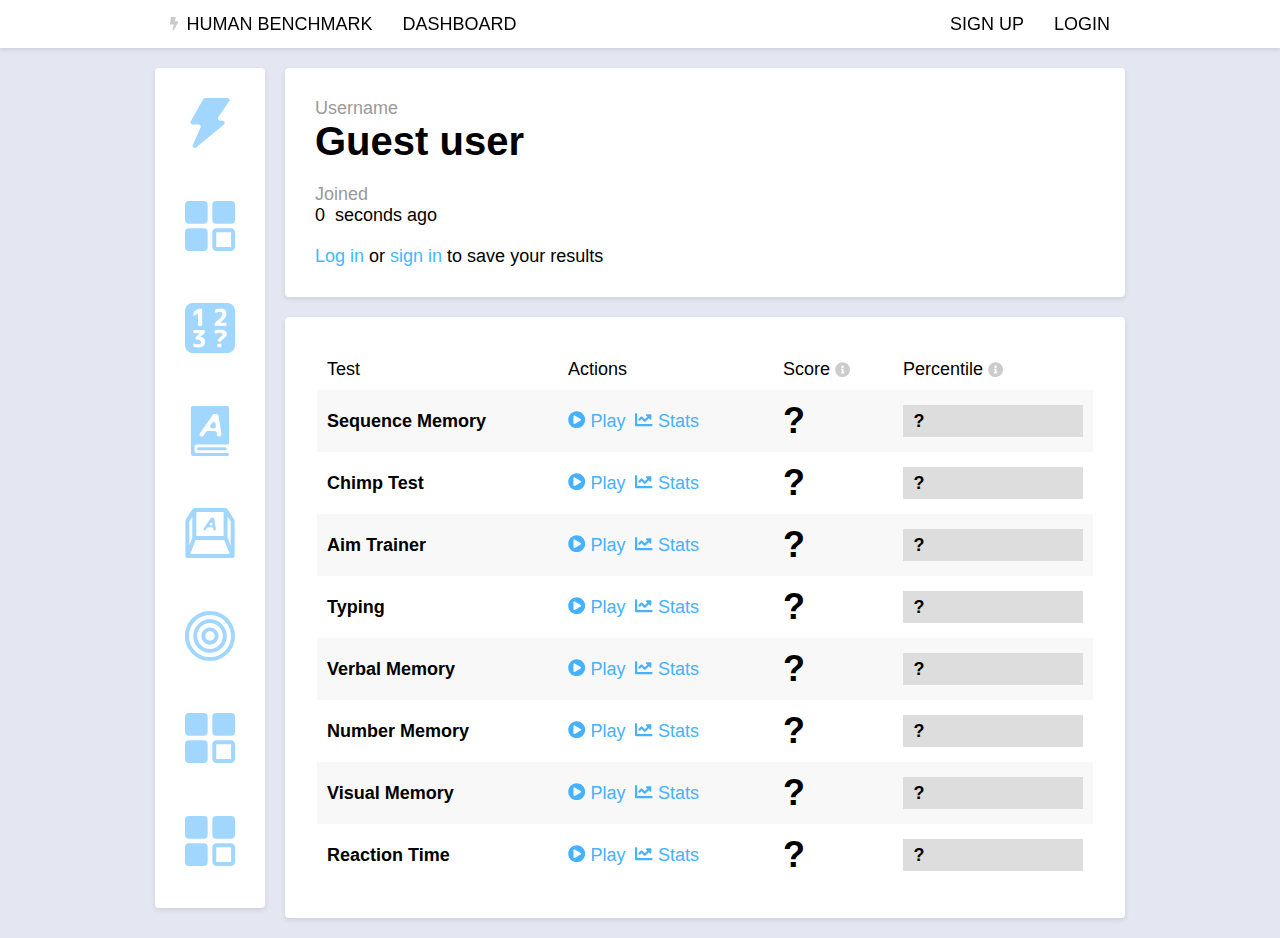
<file: index.html>
<!DOCTYPE html>
<html lang="en">
  <head>
    <meta charset="UTF-8" />
    <meta name="viewport" content="width=device-width, initial-scale=1.0" />
    <link rel="stylesheet" href="style.css" />
    <title>Document</title>
  </head>
  <body>
    <nav class="main-nav">
      <div class="nav-bar-cont">
        <div class="first-two-nav-comp">
          <a class="first-one" href="/games/reacrionGame/index.html">
            <svg
              xmlns="http://www.w3.org/2000/svg"
              viewBox="0 0 320 512"
              width="8.43px"
              style="margin-right: 8px; opacity: 0.2"
            >
              <path
                fill="currentColor"
                d="M296 160H180.6l42.6-129.8C227.2 15 215.7 0 200 0H56C44 0 33.8 8.9 32.2 20.8l-32 240C-1.7 275.2 9.5 288 24 288h118.7L96.6 482.5c-3.6 15.2 8 29.5 23.3 29.5 8.4 0 16.4-4.4 20.8-12l176-304c9.3-15.9-2.2-36-20.7-36z"
              ></path>
            </svg>
            HUMAN BENCHMARK
          </a>
          <a class="second-one" href="/index.html" > DASHBOARD </a>
        </div>
        <div class="second-two-nav-comp">
          <a class="second-nav-bar-components-first-comp" href="/registerStuff/signIn.html"> SIGN UP </a>
          <a class="second-nav-bar-components-second-comp" href="/registerStuff/logIn.html"> LOGIN </a>
        </div>
      </div>
    </nav>
    <div class="main-container">
      <div class="side-pannel">
        <a class="icon-container">
          <svg
            width="50"
            height="50"
            viewBox="0 0 100 128"
            xmlns="http://www.w3.org/2000/svg"
            color="#45b1ff"
            style="opacity: 0.5; width: 50px; height: 50px"
          >
            <title>Reaction Time</title>
            <path
              d="M0.719527 59.616L32.8399 2.79148C33.8149 1.06655 35.6429 0 37.6243 0H94.4947C98.9119 0 101.524 4.94729 99.0334 8.59532L71.201 49.357C68.7101 53.0051 71.3225 57.9524 75.7397 57.9524H82.2118C87.3625 57.9524 89.6835 64.4017 85.7139 67.6841L14.34 126.703C9.85287 130.413 3.43339 125.513 5.82845 120.206L25.9709 75.5735C27.6125 71.936 24.9522 67.8166 20.9615 67.8166H5.50391C1.29539 67.8166 -1.35146 63.2798 0.719527 59.616Z"
              fill="currentcolor"
            ></path>
          </svg>
        </a>
        <a class="icon-container">
          <svg
            width="50"
            height="50"
            viewBox="0 0 128 128"
            xmlns="http://www.w3.org/2000/svg"
            color="#45b1ff"
            style="opacity: 0.5; width: 50px; height: 50px"
          >
            <title>Visual Memory</title>
            <rect width="58" height="58" rx="10" fill="currentcolor"></rect>
            <rect
              x="70"
              width="58"
              height="58"
              rx="10"
              fill="currentcolor"
            ></rect>
            <rect
              y="70"
              width="58"
              height="58"
              rx="10"
              fill="currentcolor"
            ></rect>
            <path
              fill-rule="evenodd"
              clip-rule="evenodd"
              d="M118 80H80L80 118H118V80ZM80 70C74.4772 70 70 74.4772 70 80V118C70 123.523 74.4772 128 80 128H118C123.523 128 128 123.523 128 118V80C128 74.4772 123.523 70 118 70H80Z"
              fill="currentcolor"
            ></path>
          </svg>
        </a>
        <a class="icon-container">
          <svg
            width="50"
            height="50"
            viewBox="0 0 128 128"
            xmlns="http://www.w3.org/2000/svg"
            color="#45b1ff"
            style="opacity: 0.5; width: 50px; height: 50px"
          >
            <title>Number Memory</title>
            <path
              fill-rule="evenodd"
              clip-rule="evenodd"
              d="M20 0C8.95431 0 0 8.95431 0 20V108C0 119.046 8.95431 128 20 128H108C119.046 128 128 119.046 128 108V20C128 8.95431 119.046 0 108 0H20ZM76.9347 58.1152C77.6244 58.8068 78.4359 59.1525 79.3691 59.1525H102.922C103.856 59.1525 104.647 58.8068 105.296 58.1152C105.986 57.4237 106.331 56.6102 106.331 55.6746V54.2712C106.331 53.3356 105.986 52.522 105.296 51.8305C104.647 51.139 103.856 50.7932 102.922 50.7932H89.5938C89.5532 50.7932 89.5329 50.7729 89.5329 50.7322C89.5329 50.6915 89.5532 50.6508 89.5938 50.6102C96.1262 45.078 100.508 40.7051 102.74 37.4915C105.012 34.2373 106.148 30.8203 106.148 27.2407C106.148 23.0915 104.809 19.8576 102.131 17.539C99.4938 15.1797 95.7204 14 90.811 14C87.4028 14 83.8525 14.4881 80.1603 15.4644C79.146 15.7491 78.3345 16.3186 77.7259 17.1729C77.1173 17.9864 76.813 18.922 76.813 19.9797V22.5424C76.813 23.3559 77.1578 23.9864 77.8476 24.4339C78.5374 24.8814 79.2677 24.9627 80.0386 24.678C83.6903 23.2949 86.7739 22.6034 89.2895 22.6034C93.428 22.6034 95.4973 24.4746 95.4973 28.2169C95.4973 30.9017 94.3815 33.6475 92.1499 36.4542C89.9589 39.261 85.4552 43.3491 78.6388 48.7186C76.813 50.1424 75.9 51.9932 75.9 54.2712V55.6746C75.9 56.6102 76.2449 57.4237 76.9347 58.1152ZM22.4066 32.6712C23.0557 32.9966 23.6643 32.9356 24.2324 32.4882L33.1181 26.0204H33.2398V55.6746C33.2398 56.6102 33.5847 57.4237 34.2744 58.1153C34.9642 58.8068 35.7757 59.1526 36.7089 59.1526H40.5431C41.4763 59.1526 42.2878 58.8068 42.9776 58.1153C43.6673 57.4237 44.0122 56.6102 44.0122 55.6746V18.0882C44.0122 17.1526 43.6673 16.339 42.9776 15.6475C42.2878 14.956 41.4763 14.6102 40.5431 14.6102H36.7089C34.3556 14.6102 32.266 15.2814 30.4402 16.6238L24.2932 21.139C22.4268 22.4814 21.4936 24.3119 21.4936 26.6305V31.0848C21.4936 31.817 21.7979 32.3458 22.4066 32.6712ZM24.4691 77.2068C23.5359 77.2068 22.7244 76.861 22.0346 76.1695C21.3449 75.478 21 74.6644 21 73.7288V72.3254C21 71.3898 21.3449 70.5763 22.0346 69.8848C22.7244 69.1932 23.5359 68.8475 24.4691 68.8475H47.1702C48.1034 68.8475 48.9149 69.1932 49.6047 69.8848C50.2944 70.5763 50.6393 71.3898 50.6393 72.3254V73.7288C50.6393 76.0475 49.7467 77.939 47.9614 79.4034L38.7714 87.0305V87.0915C38.7714 87.1322 38.7917 87.1526 38.8323 87.1526H39.5626C43.0925 87.1526 45.9124 88.2509 48.0223 90.4475C50.1727 92.6441 51.2479 95.6136 51.2479 99.3559C51.2479 104.075 49.8075 107.695 46.9268 110.217C44.046 112.739 39.9075 114 34.5111 114C31.2652 114 27.9787 113.614 24.6517 112.841C23.6779 112.597 22.8664 112.068 22.2172 111.254C21.6086 110.4 21.3043 109.444 21.3043 108.386V106.312C21.3043 105.498 21.6289 104.868 22.2781 104.42C22.9678 103.932 23.7185 103.81 24.5299 104.054C28.0193 105.193 31.0624 105.763 33.6591 105.763C36.0124 105.763 37.8382 105.214 39.1366 104.115C40.4349 103.017 41.0841 101.492 41.0841 99.539C41.0841 97.5458 40.3335 96.1424 38.8323 95.3288C37.331 94.5153 34.5314 94.0881 30.4335 94.0475C29.5003 94.0475 28.6888 93.722 27.999 93.0712C27.3093 92.3797 26.9644 91.5661 26.9644 90.6305V90.5085C26.9644 88.2305 27.8367 86.339 29.5814 84.8339L38.2237 77.3288V77.2678C38.2237 77.2271 38.2034 77.2068 38.1628 77.2068H24.4691ZM76.813 77.4508C77.5027 77.939 78.2533 78.0813 79.0648 77.8779C82.8788 76.9017 86.3884 76.4135 89.5938 76.4135C93.9757 76.4135 96.1667 77.7559 96.1667 80.4407C96.1667 81.2135 95.9233 81.9661 95.4364 82.6983C94.9495 83.4305 94.4221 84.0407 93.854 84.5288C93.3266 85.0169 92.5151 85.6678 91.4196 86.4813C90.0401 87.4983 88.9852 88.3322 88.2548 88.983C87.5245 89.5932 86.6927 90.5491 85.7595 91.8508C84.8263 93.1118 84.1771 94.4339 83.812 95.8169C83.5685 96.7118 83.7714 97.5051 84.4206 98.1966C85.0698 98.8881 85.8812 99.2339 86.855 99.2339H89.472C91.2167 99.2339 92.6571 98.1356 93.7932 95.939C94.1583 95.2474 94.6858 94.5559 95.3756 93.8644C96.0653 93.1322 96.6536 92.6034 97.1405 92.2779C97.6274 91.9118 98.3983 91.3424 99.4532 90.5695C100.711 89.7152 101.644 89.044 102.253 88.5559C102.902 88.0271 103.653 87.2746 104.505 86.2983C105.397 85.322 106.026 84.244 106.391 83.0644C106.797 81.8847 107 80.5424 107 79.0373C107 75.8237 105.6 73.2203 102.801 71.2271C100.001 69.2339 96.1059 68.2373 91.1153 68.2373C87.3013 68.2373 83.3048 68.6237 79.1257 69.3966C78.1519 69.5593 77.3404 70.0474 76.6912 70.861C76.0826 71.6339 75.7783 72.5288 75.7783 73.5457V75.3763C75.7783 76.2305 76.1232 76.922 76.813 77.4508ZM89.9589 104.237H86.3073C85.3741 104.237 84.5626 104.583 83.8728 105.275C83.2236 105.966 82.899 106.78 82.899 107.715V109.912C82.899 110.847 83.2236 111.661 83.8728 112.353C84.5626 113.044 85.3741 113.39 86.3073 113.39H89.9589C90.8921 113.39 91.7036 113.044 92.3934 112.353C93.0831 111.661 93.428 110.847 93.428 109.912V107.715C93.428 106.78 93.0831 105.966 92.3934 105.275C91.7036 104.583 90.8921 104.237 89.9589 104.237Z"
              fill="currentcolor"
            ></path>
          </svg>
        </a>
        <a class="icon-container">
          <svg
            width="50"
            height="50"
            viewBox="0 0 100 131"
            xmlns="http://www.w3.org/2000/svg"
            color="#45b1ff"
            style="opacity: 0.5; width: 50px; height: 50px"
          >
            <title>Verbal Memory</title>
            <path
              fill-rule="evenodd"
              clip-rule="evenodd"
              d="M100 5C100 2.23857 97.7614 0 95 0H5C2.23858 0 0 2.23858 0 5V126C0 128.761 2.23858 131 5 131H96C98.2091 131 100 129.209 100 127C100 124.791 98.2091 123 96 123H14.5477C11.7863 123 9.54774 120.761 9.54774 118V106C9.54774 103.239 11.7863 101 14.5477 101H95C97.7614 101 100 98.7614 100 96V5ZM75.1237 80C78.2046 80 80.5524 77.2406 80.0592 74.1995L72.1114 25.1995C71.7188 22.7787 69.6283 21 67.1759 21H61.5314C59.8921 21 58.3568 21.8036 57.4227 23.1508L23.4431 72.1507C21.1437 75.4666 23.5168 80 27.5519 80H28.7769C30.4488 80 32.0101 79.1644 32.9374 77.7732L39.8159 67.4536C40.7432 66.0624 42.3045 65.2268 43.9764 65.2268H62.5724C65.082 65.2268 67.2028 67.0871 67.5298 69.5752L68.3284 75.6516C68.6554 78.1397 70.7762 80 73.2858 80H75.1237ZM55.2419 58.4441C51.2439 58.4441 48.8629 53.9845 51.0871 50.6624L55.3569 44.285C57.9299 40.4418 63.8931 41.852 64.4723 46.4405L65.2773 52.818C65.6542 55.8042 63.3265 58.4441 60.3166 58.4441H55.2419Z"
              fill="currentcolor"
            ></path>
            <rect
              x="16"
              y="108"
              width="78"
              height="8"
              rx="4"
              fill="currentcolor"
            ></rect>
          </svg>
        </a>
        <a class="icon-container">
          <svg
            width="50"
            height="50"
            viewBox="0 0 125 127"
            xmlns="http://www.w3.org/2000/svg"
            color="#45b1ff"
            style="opacity: 0.5; width: 50px; height: 50px"
          >
            <title>Typing</title>
            <path
              fill-rule="evenodd"
              clip-rule="evenodd"
              d="M18.3278 2.28093C19.2495 0.858591 20.8289 0 22.5238 0H101.929C103.598 0 105.158 0.833566 106.086 2.22191L123.314 28.0032C124.413 29.6478 125 31.5813 125 33.5593V122C125 124.761 122.761 127 120 127H5C2.23858 127 0 124.761 0 122V33.5209C0 31.591 0.558439 29.7023 1.60795 28.0827L18.3278 2.28093ZM17.5238 21.9102V75.2696L10 94.9366V33.5208L17.5238 21.9102ZM12.2662 117H112.652L98.5261 81.1934H25.9644L12.2662 117ZM27.5238 71.1934H96.9286V10H27.5238V71.1934ZM106.929 21.4811L115 33.5593V95.7018L106.929 75.2428V21.4811Z"
              fill="currentcolor"
            ></path>
            <path
              d="M77.3883 53.2029C77.7091 55.1944 76.1711 57 74.1539 57V57C72.5085 57 71.1184 55.7796 70.9054 54.148L70.7384 52.8685C70.4298 50.505 68.416 48.737 66.0325 48.737H58.6308C56.9534 48.737 55.3877 49.5781 54.4617 50.9768L51.3823 55.628C50.8151 56.4848 49.856 57 48.8285 57V57C46.3613 57 44.9067 54.2318 46.3062 52.1999L64.2397 26.1637C65.1728 24.8091 66.7381 24 68.383 24V24C70.8375 24 72.9705 25.7815 73.3609 28.2047L77.3883 53.2029ZM62.3364 39.1553C60.6899 41.6312 62.4649 44.9433 65.4383 44.9433V44.9433C67.6795 44.9433 69.4133 42.9785 69.1345 40.7547V40.7547C68.705 37.3285 64.2485 36.28 62.3364 39.1553V39.1553Z"
              fill="currentcolor"
            ></path>
          </svg>
        </a>
        <a class="icon-container"
          ><svg
            width="50"
            height="50"
            viewBox="0 0 128 128"
            xmlns="http://www.w3.org/2000/svg"
            color="#45b1ff"
            style="opacity: 0.5; width: 50px; height: 50px"
          >
            <title>Aim Trainer</title>
            <path
              fill-rule="evenodd"
              clip-rule="evenodd"
              d="M64 118C93.8234 118 118 93.8234 118 64C118 34.1766 93.8234 10 64 10C34.1766 10 10 34.1766 10 64C10 93.8234 34.1766 118 64 118ZM64 128C99.3462 128 128 99.3462 128 64C128 28.6538 99.3462 0 64 0C28.6538 0 0 28.6538 0 64C0 99.3462 28.6538 128 64 128Z"
              fill="currentcolor"
            ></path>
            <path
              fill-rule="evenodd"
              clip-rule="evenodd"
              d="M64 97C82.2254 97 97 82.2254 97 64C97 45.7746 82.2254 31 64 31C45.7746 31 31 45.7746 31 64C31 82.2254 45.7746 97 64 97ZM64 107C87.7482 107 107 87.7482 107 64C107 40.2518 87.7482 21 64 21C40.2518 21 21 40.2518 21 64C21 87.7482 40.2518 107 64 107Z"
              fill="currentcolor"
            ></path>
            <path
              fill-rule="evenodd"
              clip-rule="evenodd"
              d="M64 76C70.6274 76 76 70.6274 76 64C76 57.3726 70.6274 52 64 52C57.3726 52 52 57.3726 52 64C52 70.6274 57.3726 76 64 76ZM64 86C76.1503 86 86 76.1503 86 64C86 51.8497 76.1503 42 64 42C51.8497 42 42 51.8497 42 64C42 76.1503 51.8497 86 64 86Z"
              fill="currentcolor"
            ></path>
          </svg>
        </a>
        <a class="icon-container"
          ><svg
            width="50"
            height="50"
            viewBox="0 0 128 128"
            xmlns="http://www.w3.org/2000/svg"
            color="#45b1ff"
            style="opacity: 0.5; width: 50px; height: 50px"
          >
            <title>Chimp Test</title>
            <rect width="58" height="58" rx="10" fill="currentcolor"></rect>
            <rect
              x="70"
              width="58"
              height="58"
              rx="10"
              fill="currentcolor"
            ></rect>
            <rect
              y="70"
              width="58"
              height="58"
              rx="10"
              fill="currentcolor"
            ></rect>
            <path
              fill-rule="evenodd"
              clip-rule="evenodd"
              d="M118 80H80L80 118H118V80ZM80 70C74.4772 70 70 74.4772 70 80V118C70 123.523 74.4772 128 80 128H118C123.523 128 128 123.523 128 118V80C128 74.4772 123.523 70 118 70H80Z"
              fill="currentcolor"
            ></path>
          </svg>
        </a>
        <a class="icon-container"
          ><svg
            width="50"
            height="50"
            viewBox="0 0 128 128"
            fill="none"
            xmlns="http://www.w3.org/2000/svg"
            color="#45b1ff"
            style="opacity: 0.5; width: 50px; height: 50px"
          >
            <title>Sequence Memory</title>
            <rect width="58" height="58" rx="10" fill="currentcolor"></rect>
            <rect
              x="70"
              width="58"
              height="58"
              rx="10"
              fill="currentcolor"
            ></rect>
            <rect
              y="70"
              width="58"
              height="58"
              rx="10"
              fill="currentcolor"
            ></rect>
            <path
              fill-rule="evenodd"
              clip-rule="evenodd"
              d="M118 80H80L80 118H118V80ZM80 70C74.4772 70 70 74.4772 70 80V118C70 123.523 74.4772 128 80 128H118C123.523 128 128 123.523 128 118V80C128 74.4772 123.523 70 118 70H80Z"
              fill="currentcolor"
            ></path>
          </svg>
        </a>
      </div>
      <div class="container-inside-container">
        <div class="guest-info-cont">
          <div class="username-stuff">
            <h6>Username</h6>
            <h1>Guest user</h1>
          </div>
          <div class="joined-stuff">
            <h6>Joined</h6>
            <span
              ><p>0</p>
              &nbsp seconds ago</span
            >
          </div>
          <div class="bottom-text">
            <a href="/registerStuff/logIn.html" class="login-text">Log in</a> or
            <a href="/registerStuff/signIn.html" class="signin-text">sign in</a> to save your results
          </div>
        </div>
        <div class="games-and-progres">
          <table >
            <tr>
              <th style="width: 100%;max-width: 245px;">Test</th>
              <th style="width: 100%;max-width: 215px;">Actions</th>
              <th style="width: 100%;max-width: 120px;">
                Score
                <svg
                  height="15.26px"
                  xmlns="http://www.w3.org/2000/svg"
                  viewBox="0 0 512 512"
                  color="#ccc"
                >
                  <title id="svg-inline--fa-title-vzwdE8wEO2Bi">
                    Scores are calculated from the last 5 tests.
                  </title>
                  <path
                    fill="currentColor"
                    d="M256 8C119.043 8 8 119.083 8 256c0 136.997 111.043 248 248 248s248-111.003 248-248C504 119.083 392.957 8 256 8zm0 110c23.196 0 42 18.804 42 42s-18.804 42-42 42-42-18.804-42-42 18.804-42 42-42zm56 254c0 6.627-5.373 12-12 12h-88c-6.627 0-12-5.373-12-12v-24c0-6.627 5.373-12 12-12h12v-64h-12c-6.627 0-12-5.373-12-12v-24c0-6.627 5.373-12 12-12h64c6.627 0 12 5.373 12 12v100h12c6.627 0 12 5.373 12 12v24z"
                  ></path>
                </svg>
              </th>
              <th style="min-width: 200px;max-width: 200px;width: 100%;">
                Percentile<svg
                  height="15.26px"
                  xmlns="http://www.w3.org/2000/svg"
                  viewBox="0 0 512 512"
                  color="#ccc"
                >
                  <title id="svg-inline--fa-title-vzwdE8wEO2Bi">
                    Scores are calculated from the last 5 tests.
                  </title>
                  <path
                    fill="currentColor"
                    d="M256 8C119.043 8 8 119.083 8 256c0 136.997 111.043 248 248 248s248-111.003 248-248C504 119.083 392.957 8 256 8zm0 110c23.196 0 42 18.804 42 42s-18.804 42-42 42-42-18.804-42-42 18.804-42 42-42zm56 254c0 6.627-5.373 12-12 12h-88c-6.627 0-12-5.373-12-12v-24c0-6.627 5.373-12 12-12h12v-64h-12c-6.627 0-12-5.373-12-12v-24c0-6.627 5.373-12 12-12h64c6.627 0 12 5.373 12 12v100h12c6.627 0 12 5.373 12 12v24z"
                  ></path>
                </svg>
              </th>
            </tr>
            <tr class="grey">
              <td class="first-row-of-td" style="width: 100%;max-width: 245px;">Sequence Memory</td>
              <td class="second-row-of-td" style="width: 100%;max-width: 215px;">
                <a href="/games/SequenceMemoryGame/index.html" class="table-inside-play-link">
                  <svg
                    height="17.44px"
                    xmlns="http://www.w3.org/2000/svg"
                    viewBox="0 0 512 512"
                  >
                    <path
                      fill="currentColor"
                      d="M256 8C119 8 8 119 8 256s111 248 248 248 248-111 248-248S393 8 256 8zm115.7 272l-176 101c-15.8 8.8-35.7-2.5-35.7-21V152c0-18.4 19.8-29.8 35.7-21l176 107c16.4 9.2 16.4 32.9 0 42z"
                    ></path>
                  </svg>
                  Play
                </a>
                <a href="" class="table-inside-stats-link">
                  <svg
                    height="17.44px"
                    xmlns="http://www.w3.org/2000/svg"
                    viewBox="0 0 512 512"
                  >
                    <path
                      fill="currentColor"
                      d="M496 384H64V80c0-8.84-7.16-16-16-16H16C7.16 64 0 71.16 0 80v336c0 17.67 14.33 32 32 32h464c8.84 0 16-7.16 16-16v-32c0-8.84-7.16-16-16-16zM464 96H345.94c-21.38 0-32.09 25.85-16.97 40.97l32.4 32.4L288 242.75l-73.37-73.37c-12.5-12.5-32.76-12.5-45.25 0l-68.69 68.69c-6.25 6.25-6.25 16.38 0 22.63l22.62 22.62c6.25 6.25 16.38 6.25 22.63 0L192 237.25l73.37 73.37c12.5 12.5 32.76 12.5 45.25 0l96-96 32.4 32.4c15.12 15.12 40.97 4.41 40.97-16.97V112c.01-8.84-7.15-16-15.99-16z"
                    ></path>
                  </svg>
                  Stats
                </a>
              </td>
              <td class="third-row-of-td" style="width: 100%;max-width: 120px;">
                ?
              </td>
              <td class="fourth-row-of-td" style="min-width: 200px;max-width: 200px;width: 100%;">
                <div class="progress-bar"><p>?</p> </div>
              </td>
            </tr>
            <tr >
              <td class="first-row-of-td" style="width: 100%;max-width: 245px;">Chimp Test</td>
              <td class="second-row-of-td" style="width: 100%;max-width: 215px;">
                <a href="/games/chimp test/index.html" class="table-inside-play-link">
                  <svg
                    height="17.44px"
                    xmlns="http://www.w3.org/2000/svg"
                    viewBox="0 0 512 512"
                  >
                    <path
                      fill="currentColor"
                      d="M256 8C119 8 8 119 8 256s111 248 248 248 248-111 248-248S393 8 256 8zm115.7 272l-176 101c-15.8 8.8-35.7-2.5-35.7-21V152c0-18.4 19.8-29.8 35.7-21l176 107c16.4 9.2 16.4 32.9 0 42z"
                    ></path>
                  </svg>
                  Play
                </a>
                <a href="" class="table-inside-stats-link">
                  <svg
                    height="17.44px"
                    xmlns="http://www.w3.org/2000/svg"
                    viewBox="0 0 512 512"
                  >
                    <path
                      fill="currentColor"
                      d="M496 384H64V80c0-8.84-7.16-16-16-16H16C7.16 64 0 71.16 0 80v336c0 17.67 14.33 32 32 32h464c8.84 0 16-7.16 16-16v-32c0-8.84-7.16-16-16-16zM464 96H345.94c-21.38 0-32.09 25.85-16.97 40.97l32.4 32.4L288 242.75l-73.37-73.37c-12.5-12.5-32.76-12.5-45.25 0l-68.69 68.69c-6.25 6.25-6.25 16.38 0 22.63l22.62 22.62c6.25 6.25 16.38 6.25 22.63 0L192 237.25l73.37 73.37c12.5 12.5 32.76 12.5 45.25 0l96-96 32.4 32.4c15.12 15.12 40.97 4.41 40.97-16.97V112c.01-8.84-7.15-16-15.99-16z"
                    ></path>
                  </svg>
                  Stats
                </a>
              </td>
              <td class="third-row-of-td" style="width: 100%;max-width: 120px;">
                ?
              </td>
              <td class="fourth-row-of-td" style="min-width: 200px;max-width: 200px;width: 100%;">
                <div class="progress-bar"><p>?</p> </div>
              </td>
            </tr>
            <tr class="grey">
              <td class="first-row-of-td" style="width: 100%;max-width: 245px;">Aim Trainer</td>
              <td class="second-row-of-td" style="width: 100%;max-width: 215px;">
                <a href="/games/aimTesterGame/index.html" class="table-inside-play-link">
                  <svg
                    height="17.44px"
                    xmlns="http://www.w3.org/2000/svg"
                    viewBox="0 0 512 512"
                  >
                    <path
                      fill="currentColor"
                      d="M256 8C119 8 8 119 8 256s111 248 248 248 248-111 248-248S393 8 256 8zm115.7 272l-176 101c-15.8 8.8-35.7-2.5-35.7-21V152c0-18.4 19.8-29.8 35.7-21l176 107c16.4 9.2 16.4 32.9 0 42z"
                    ></path>
                  </svg>
                  Play
                </a>
                <a href="" class="table-inside-stats-link">
                  <svg
                    height="17.44px"
                    xmlns="http://www.w3.org/2000/svg"
                    viewBox="0 0 512 512"
                  >
                    <path
                      fill="currentColor"
                      d="M496 384H64V80c0-8.84-7.16-16-16-16H16C7.16 64 0 71.16 0 80v336c0 17.67 14.33 32 32 32h464c8.84 0 16-7.16 16-16v-32c0-8.84-7.16-16-16-16zM464 96H345.94c-21.38 0-32.09 25.85-16.97 40.97l32.4 32.4L288 242.75l-73.37-73.37c-12.5-12.5-32.76-12.5-45.25 0l-68.69 68.69c-6.25 6.25-6.25 16.38 0 22.63l22.62 22.62c6.25 6.25 16.38 6.25 22.63 0L192 237.25l73.37 73.37c12.5 12.5 32.76 12.5 45.25 0l96-96 32.4 32.4c15.12 15.12 40.97 4.41 40.97-16.97V112c.01-8.84-7.15-16-15.99-16z"
                    ></path>
                  </svg>
                  Stats
                </a>
              </td>
              <td class="third-row-of-td" style="width: 100%;max-width: 120px;">
                ?
              </td>
              <td class="fourth-row-of-td" style="min-width: 200px;max-width: 200px;width: 100%;">
                <div class="progress-bar"><p>?</p> </div>
              </td>
            </tr>
            <tr >
              <td class="first-row-of-td" style="width: 100%;max-width: 245px;">Typing</td>
              <td class="second-row-of-td" style="width: 100%;max-width: 215px;">
                <a href="" class="table-inside-play-link">
                  <svg
                    height="17.44px"
                    xmlns="http://www.w3.org/2000/svg"
                    viewBox="0 0 512 512"
                  >
                    <path
                      fill="currentColor"
                      d="M256 8C119 8 8 119 8 256s111 248 248 248 248-111 248-248S393 8 256 8zm115.7 272l-176 101c-15.8 8.8-35.7-2.5-35.7-21V152c0-18.4 19.8-29.8 35.7-21l176 107c16.4 9.2 16.4 32.9 0 42z"
                    ></path>
                  </svg>
                  Play
                </a>
                <a href="" class="table-inside-stats-link">
                  <svg
                    height="17.44px"
                    xmlns="http://www.w3.org/2000/svg"
                    viewBox="0 0 512 512"
                  >
                    <path
                      fill="currentColor"
                      d="M496 384H64V80c0-8.84-7.16-16-16-16H16C7.16 64 0 71.16 0 80v336c0 17.67 14.33 32 32 32h464c8.84 0 16-7.16 16-16v-32c0-8.84-7.16-16-16-16zM464 96H345.94c-21.38 0-32.09 25.85-16.97 40.97l32.4 32.4L288 242.75l-73.37-73.37c-12.5-12.5-32.76-12.5-45.25 0l-68.69 68.69c-6.25 6.25-6.25 16.38 0 22.63l22.62 22.62c6.25 6.25 16.38 6.25 22.63 0L192 237.25l73.37 73.37c12.5 12.5 32.76 12.5 45.25 0l96-96 32.4 32.4c15.12 15.12 40.97 4.41 40.97-16.97V112c.01-8.84-7.15-16-15.99-16z"
                    ></path>
                  </svg>
                  Stats
                </a>
              </td>
              <td class="third-row-of-td" style="width: 100%;max-width: 120px;">
                ?
              </td>
              <td class="fourth-row-of-td" style="min-width: 200px;max-width: 200px;width: 100%;">
                <div class="progress-bar"><p>?</p> </div>
              </td>
            </tr>
            <tr class="grey">
              <td class="first-row-of-td" style="width: 100%;max-width: 245px;">Verbal Memory</td>
              <td class="second-row-of-td" style="width: 100%;max-width: 215px;">
                <a href="/games/verbalMemory/index.html" class="table-inside-play-link">
                  <svg
                    height="17.44px"
                    xmlns="http://www.w3.org/2000/svg"
                    viewBox="0 0 512 512"
                  >
                    <path
                      fill="currentColor"
                      d="M256 8C119 8 8 119 8 256s111 248 248 248 248-111 248-248S393 8 256 8zm115.7 272l-176 101c-15.8 8.8-35.7-2.5-35.7-21V152c0-18.4 19.8-29.8 35.7-21l176 107c16.4 9.2 16.4 32.9 0 42z"
                    ></path>
                  </svg>
                  Play
                </a>
                <a href="" class="table-inside-stats-link">
                  <svg
                    height="17.44px"
                    xmlns="http://www.w3.org/2000/svg"
                    viewBox="0 0 512 512"
                  >
                    <path
                      fill="currentColor"
                      d="M496 384H64V80c0-8.84-7.16-16-16-16H16C7.16 64 0 71.16 0 80v336c0 17.67 14.33 32 32 32h464c8.84 0 16-7.16 16-16v-32c0-8.84-7.16-16-16-16zM464 96H345.94c-21.38 0-32.09 25.85-16.97 40.97l32.4 32.4L288 242.75l-73.37-73.37c-12.5-12.5-32.76-12.5-45.25 0l-68.69 68.69c-6.25 6.25-6.25 16.38 0 22.63l22.62 22.62c6.25 6.25 16.38 6.25 22.63 0L192 237.25l73.37 73.37c12.5 12.5 32.76 12.5 45.25 0l96-96 32.4 32.4c15.12 15.12 40.97 4.41 40.97-16.97V112c.01-8.84-7.15-16-15.99-16z"
                    ></path>
                  </svg>
                  Stats
                </a>
              </td>
              <td class="third-row-of-td" style="width: 100%;max-width: 120px;">
                ?
              </td>
              <td class="fourth-row-of-td" style="min-width: 200px;max-width: 200px;width: 100%;">
                <div class="progress-bar"><p>?</p> </div>
              </td>
            </tr>
            <tr >
              <td class="first-row-of-td" style="width: 100%;max-width: 245px;">Number Memory</td>
              <td class="second-row-of-td" style="width: 100%;max-width: 215px;">
                <a href="/games/numberMemoryGame/index.html" class="table-inside-play-link">
                  <svg
                    height="17.44px"
                    xmlns="http://www.w3.org/2000/svg"
                    viewBox="0 0 512 512"
                  >
                    <path
                      fill="currentColor"
                      d="M256 8C119 8 8 119 8 256s111 248 248 248 248-111 248-248S393 8 256 8zm115.7 272l-176 101c-15.8 8.8-35.7-2.5-35.7-21V152c0-18.4 19.8-29.8 35.7-21l176 107c16.4 9.2 16.4 32.9 0 42z"
                    ></path>
                  </svg>
                  Play
                </a>
                <a href="" class="table-inside-stats-link">
                  <svg
                    height="17.44px"
                    xmlns="http://www.w3.org/2000/svg"
                    viewBox="0 0 512 512"
                  >
                    <path
                      fill="currentColor"
                      d="M496 384H64V80c0-8.84-7.16-16-16-16H16C7.16 64 0 71.16 0 80v336c0 17.67 14.33 32 32 32h464c8.84 0 16-7.16 16-16v-32c0-8.84-7.16-16-16-16zM464 96H345.94c-21.38 0-32.09 25.85-16.97 40.97l32.4 32.4L288 242.75l-73.37-73.37c-12.5-12.5-32.76-12.5-45.25 0l-68.69 68.69c-6.25 6.25-6.25 16.38 0 22.63l22.62 22.62c6.25 6.25 16.38 6.25 22.63 0L192 237.25l73.37 73.37c12.5 12.5 32.76 12.5 45.25 0l96-96 32.4 32.4c15.12 15.12 40.97 4.41 40.97-16.97V112c.01-8.84-7.15-16-15.99-16z"
                    ></path>
                  </svg>
                  Stats
                </a>
              </td>
              <td class="third-row-of-td" style="width: 100%;max-width: 120px;">
                ?
              </td>
              <td class="fourth-row-of-td" style="min-width: 200px;max-width: 200px;width: 100%;">
                <div class="progress-bar"><p>?</p> </div>
              </td>
            </tr>
            <tr class="grey">
              <td class="first-row-of-td" style="width: 100%;max-width: 245px;">Visual Memory</td>
              <td class="second-row-of-td" style="width: 100%;max-width: 215px;">
                <a href="/games/visualMemoryGame/index.html" class="table-inside-play-link">
                  <svg
                    height="17.44px"
                    xmlns="http://www.w3.org/2000/svg"
                    viewBox="0 0 512 512"
                  >
                    <path
                      fill="currentColor"
                      d="M256 8C119 8 8 119 8 256s111 248 248 248 248-111 248-248S393 8 256 8zm115.7 272l-176 101c-15.8 8.8-35.7-2.5-35.7-21V152c0-18.4 19.8-29.8 35.7-21l176 107c16.4 9.2 16.4 32.9 0 42z"
                    ></path>
                  </svg>
                  Play
                </a>
                <a href="" class="table-inside-stats-link">
                  <svg
                    height="17.44px"
                    xmlns="http://www.w3.org/2000/svg"
                    viewBox="0 0 512 512"
                  >
                    <path
                      fill="currentColor"
                      d="M496 384H64V80c0-8.84-7.16-16-16-16H16C7.16 64 0 71.16 0 80v336c0 17.67 14.33 32 32 32h464c8.84 0 16-7.16 16-16v-32c0-8.84-7.16-16-16-16zM464 96H345.94c-21.38 0-32.09 25.85-16.97 40.97l32.4 32.4L288 242.75l-73.37-73.37c-12.5-12.5-32.76-12.5-45.25 0l-68.69 68.69c-6.25 6.25-6.25 16.38 0 22.63l22.62 22.62c6.25 6.25 16.38 6.25 22.63 0L192 237.25l73.37 73.37c12.5 12.5 32.76 12.5 45.25 0l96-96 32.4 32.4c15.12 15.12 40.97 4.41 40.97-16.97V112c.01-8.84-7.15-16-15.99-16z"
                    ></path>
                  </svg>
                  Stats
                </a>
              </td>
              <td class="third-row-of-td" style="width: 100%;max-width: 120px;">
                ?
              </td>
              <td class="fourth-row-of-td" style="min-width: 200px;max-width: 200px;width: 100%;">
                <div class="progress-bar"><p>?</p> </div>
              </td>
            </tr>
            <tr >
              <td class="first-row-of-td" style="width: 100%;max-width: 245px;">Reaction Time</td>
              <td class="second-row-of-td" style="width: 100%;max-width: 215px;">
                <a href="/games/reacrionGame/index.html" class="table-inside-play-link">
                  <svg
                    height="17.44px"
                    xmlns="http://www.w3.org/2000/svg"
                    viewBox="0 0 512 512"
                  >
                    <path
                      fill="currentColor"
                      d="M256 8C119 8 8 119 8 256s111 248 248 248 248-111 248-248S393 8 256 8zm115.7 272l-176 101c-15.8 8.8-35.7-2.5-35.7-21V152c0-18.4 19.8-29.8 35.7-21l176 107c16.4 9.2 16.4 32.9 0 42z"
                    ></path>
                  </svg>
                  Play
                </a>
                <a href="" class="table-inside-stats-link">
                  <svg
                    height="17.44px"
                    xmlns="http://www.w3.org/2000/svg"
                    viewBox="0 0 512 512"
                  >
                    <path
                      fill="currentColor"
                      d="M496 384H64V80c0-8.84-7.16-16-16-16H16C7.16 64 0 71.16 0 80v336c0 17.67 14.33 32 32 32h464c8.84 0 16-7.16 16-16v-32c0-8.84-7.16-16-16-16zM464 96H345.94c-21.38 0-32.09 25.85-16.97 40.97l32.4 32.4L288 242.75l-73.37-73.37c-12.5-12.5-32.76-12.5-45.25 0l-68.69 68.69c-6.25 6.25-6.25 16.38 0 22.63l22.62 22.62c6.25 6.25 16.38 6.25 22.63 0L192 237.25l73.37 73.37c12.5 12.5 32.76 12.5 45.25 0l96-96 32.4 32.4c15.12 15.12 40.97 4.41 40.97-16.97V112c.01-8.84-7.15-16-15.99-16z"
                    ></path>
                  </svg>
                  Stats
                </a>
              </td>
              <td class="third-row-of-td" style="width: 100%;max-width: 120px;">
                ?
              </td>
              <td class="fourth-row-of-td" style="min-width: 200px;max-width: 200px;width: 100%;">
                <div class="progress-bar"><p>?</p> </div>
              </td>
            </tr>
          </table>
        </div>
      </div>
    </div>
  </body>
</html>
</file>
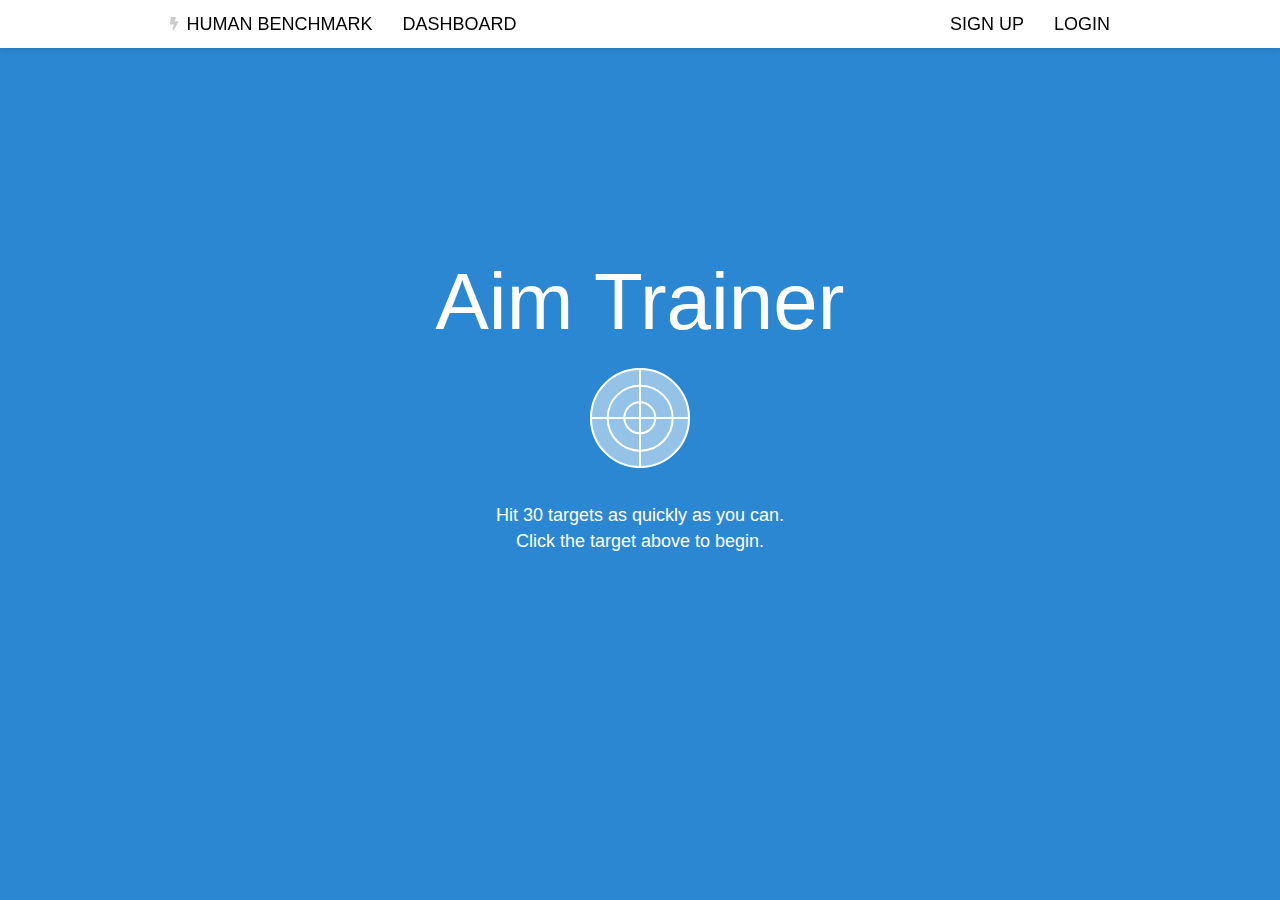
<file: games/aimTesterGame/index.html>
<!DOCTYPE html>
<html lang="en">
  <head>
    <meta charset="UTF-8" />
    <meta name="viewport" content="width=device-width, initial-scale=1.0" />
    <title>aim tester</title>
    <link rel="stylesheet" href="style.css" />
  </head>
  <body>
    <nav class="main-nav">
      <div class="nav-bar-cont">
        <div class="first-two-nav-comp">
          <a class="first-one" href="/games/reacrionGame/index.html">
            <svg
              xmlns="http://www.w3.org/2000/svg"
              viewBox="0 0 320 512"
              width="8.43px"
              style="margin-right: 8px; opacity: 0.2"
            >
              <path
                fill="currentColor"
                d="M296 160H180.6l42.6-129.8C227.2 15 215.7 0 200 0H56C44 0 33.8 8.9 32.2 20.8l-32 240C-1.7 275.2 9.5 288 24 288h118.7L96.6 482.5c-3.6 15.2 8 29.5 23.3 29.5 8.4 0 16.4-4.4 20.8-12l176-304c9.3-15.9-2.2-36-20.7-36z"
              ></path>
            </svg>
            HUMAN BENCHMARK
          </a>
          <a class="second-one" href="/index.html" > DASHBOARD </a>
        </div>
        <div class="second-two-nav-comp">
          <a class="second-nav-bar-components-first-comp" href="/registerStuff/signIn.html"> SIGN UP </a>
          <a class="second-nav-bar-components-second-comp" href="/registerStuff/logIn.html"> LOGIN </a>
        </div>
      </div>
    </nav>
    <div class="start-menu">
      <div><h1>Aim Trainer</h1></div>
      <div class="target-cont">
        <div class="target">
          <div class="target-background"></div>
          <div class="circles" style="width: 33.333px; height: 33.333px"></div>
          <div class="circles" style="width: 66.667px; height: 66.667px"></div>
          <div class="circles" style="width: 100px; height: 100px"></div>
          <div class="lines" style="width: 2px; height: 100px"></div>
          <div
            class="lines"
            id="horizline"
            style="width: 100px; height: 2px"
          ></div>
        </div>
      </div>

      <p>Hit 30 targets as quickly as you can.</p>
      <p>Click the target above to begin.</p>
    </div>
    <div class="play-screen hide">
      <div class="up-text">Remaining <span>30</span></div>
      <div class="play-zone">
        <div class="target-cont-play">
          <div class="target" id="play-target">
            <div class="target-background"></div>
            <div
              class="circles"
              style="width: 33.333px; height: 33.333px"
            ></div>
            <div
              class="circles"
              style="width: 66.667px; height: 66.667px"
            ></div>
            <div class="circles" style="width: 100px; height: 100px"></div>
            <div class="lines" style="width: 2px; height: 100px"></div>
            <div
              class="lines"
              id="horizline"
              style="width: 100px; height: 2px"
            ></div>
          </div>
        </div>
      </div>
    </div>
    <div class="result-screen hide">
      <div class="logo">
        <svg
          width="128"
          height="128"
          viewBox="0 0 128 128"
          fill="currentcolor"
          xmlns="http://www.w3.org/2000/svg"
          style="width: 80px; height: 80px"
        >
          <path
            fill-rule="evenodd"
            clip-rule="evenodd"
            d="M64 118C93.8234 118 118 93.8234 118 64C118 34.1766 93.8234 10 64 10C34.1766 10 10 34.1766 10 64C10 93.8234 34.1766 118 64 118ZM64 128C99.3462 128 128 99.3462 128 64C128 28.6538 99.3462 0 64 0C28.6538 0 0 28.6538 0 64C0 99.3462 28.6538 128 64 128Z"
            fill="currentcolor"
          ></path>
          <path
            fill-rule="evenodd"
            clip-rule="evenodd"
            d="M64 97C82.2254 97 97 82.2254 97 64C97 45.7746 82.2254 31 64 31C45.7746 31 31 45.7746 31 64C31 82.2254 45.7746 97 64 97ZM64 107C87.7482 107 107 87.7482 107 64C107 40.2518 87.7482 21 64 21C40.2518 21 21 40.2518 21 64C21 87.7482 40.2518 107 64 107Z"
            fill="currentcolor"
          ></path>
          <path
            fill-rule="evenodd"
            clip-rule="evenodd"
            d="M64 76C70.6274 76 76 70.6274 76 64C76 57.3726 70.6274 52 64 52C57.3726 52 52 57.3726 52 64C52 70.6274 57.3726 76 64 76ZM64 86C76.1503 86 86 76.1503 86 64C86 51.8497 76.1503 42 64 42C51.8497 42 42 51.8497 42 64C42 76.1503 51.8497 86 64 86Z"
            fill="currentcolor"
          ></path>
        </svg>
      </div>
      <div class="text-below-logo">Average time per target</div>
      <div class="result">555<span>ms</span></div>
      <p class="save-score-text">Save your score to see how you compare.</p>
      <div class="btns">
        <button class="save-score-btn">Save score</button>
        <button class="try-again-btn">Try again</button>
      </div>
    </div>
  </body>
  <script defer src="js.js">
    
  </script>
</html>
</file>
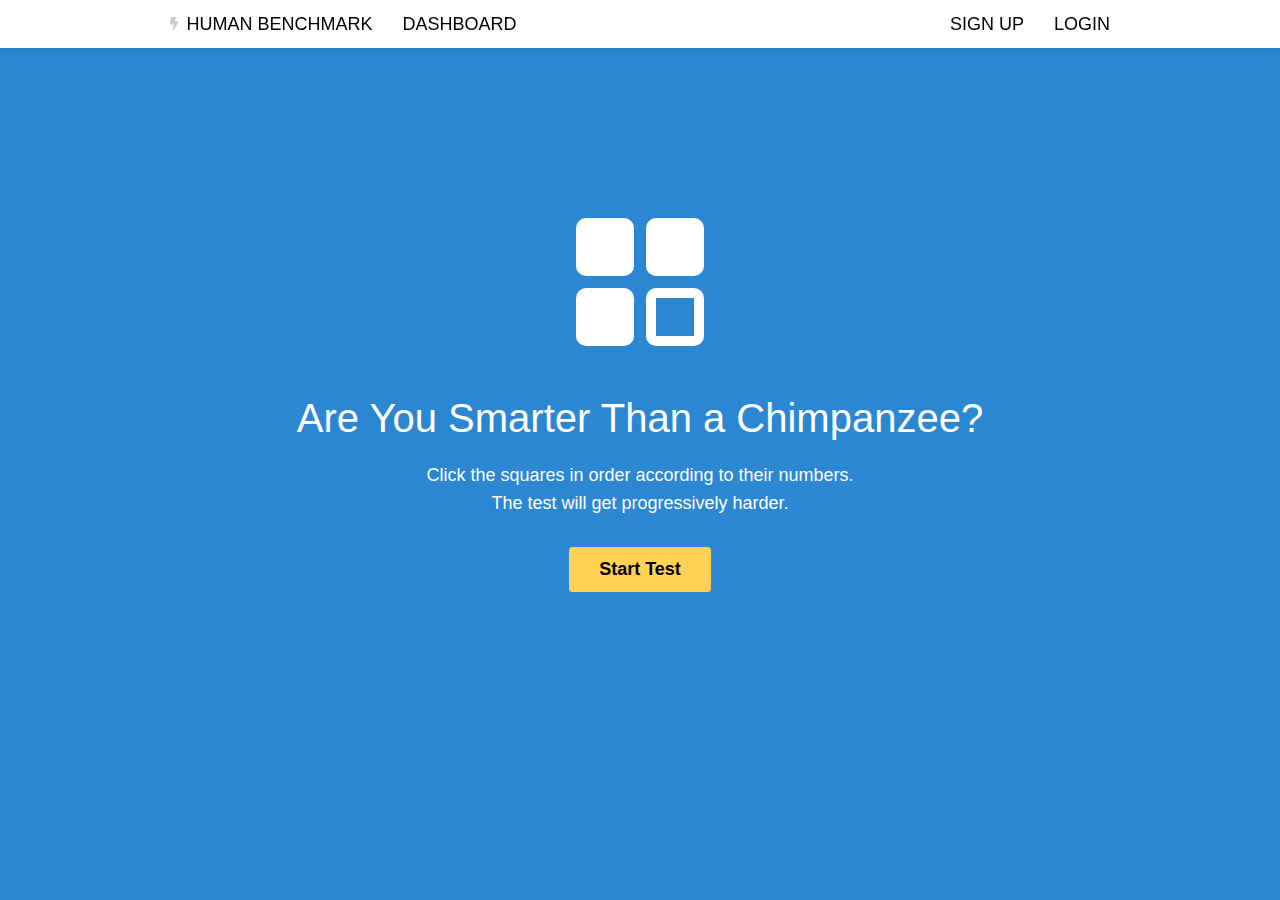
<file: games/chimp test/index.html>
<!DOCTYPE html>
<html lang="en">
  <head>
    <meta charset="UTF-8" />
    <meta name="viewport" content="width=device-width, initial-scale=1.0" />
    <title>chimp test</title>
    <link rel="stylesheet" href="style.css" />
  </head>
  <body>
    <nav class="main-nav">
      <div class="nav-bar-cont">
        <div class="first-two-nav-comp">
          <a class="first-one" href="/games/reacrionGame/index.html">
            <svg
              xmlns="http://www.w3.org/2000/svg"
              viewBox="0 0 320 512"
              width="8.43px"
              style="margin-right: 8px; opacity: 0.2"
            >
              <path
                fill="currentColor"
                d="M296 160H180.6l42.6-129.8C227.2 15 215.7 0 200 0H56C44 0 33.8 8.9 32.2 20.8l-32 240C-1.7 275.2 9.5 288 24 288h118.7L96.6 482.5c-3.6 15.2 8 29.5 23.3 29.5 8.4 0 16.4-4.4 20.8-12l176-304c9.3-15.9-2.2-36-20.7-36z"
              ></path>
            </svg>
            HUMAN BENCHMARK
          </a>
          <a class="second-one" href="/index.html"> DASHBOARD </a>
        </div>
        <div class="second-two-nav-comp">
          <a class="second-nav-bar-components-first-comp" href=""> SIGN UP </a>
          <a class="second-nav-bar-components-second-comp"> LOGIN </a>
        </div>
      </div>
    </nav>
    <div class="start-menu">
      <div class="logo">
        <span class="sqr"></span>
        <span class="sqr"></span>
        <span class="sqr"></span>
        <span class="sqrwithhole"><div></div></span>
      </div>
      <div class="text">
        <span>Are You Smarter Than a Chimpanzee?</span>
      </div>
      <div class="desc">
        <p>Click the squares in order according to their numbers.</p>
        <p>The test will get progressively harder.</p>
      </div>
      <button class="startBtn">Start Test</button>
    </div>
    <div class="play-area hide">
      <div class="board">
        <section>
          <span class="playsqrs"></span>
          <span class="playsqrs"></span>
          <span class="playsqrs"></span>
          <span class="playsqrs"></span>
          <span class="playsqrs"></span>
          <span class="playsqrs"></span>
          <span class="playsqrs"></span>
          <span class="playsqrs"></span>
        </section>
        <section>
          <span class="playsqrs"></span>
          <span class="playsqrs"></span>
          <span class="playsqrs"></span>
          <span class="playsqrs"></span>
          <span class="playsqrs"></span>
          <span class="playsqrs"></span>
          <span class="playsqrs"></span>
          <span class="playsqrs"></span>
        </section>
        <section>
          <span class="playsqrs"></span>
          <span class="playsqrs"></span>
          <span class="playsqrs"></span>
          <span class="playsqrs"></span>
          <span class="playsqrs"></span>
          <span class="playsqrs"></span>
          <span class="playsqrs"></span>
          <span class="playsqrs"></span>
        </section>
        <section>
          <span class="playsqrs"></span>
          <span class="playsqrs"></span>
          <span class="playsqrs"></span>
          <span class="playsqrs"></span>
          <span class="playsqrs"></span>
          <span class="playsqrs"></span>
          <span class="playsqrs"></span>
          <span class="playsqrs"></span>
        </section>
        <section>
          <span class="playsqrs"></span>
          <span class="playsqrs"></span>
          <span class="playsqrs"></span>
          <span class="playsqrs"></span>
          <span class="playsqrs"></span>
          <span class="playsqrs"></span>
          <span class="playsqrs"></span>
          <span class="playsqrs"></span>
        </section>
      </div>
    </div>
    <div class="continue-screen hide">
      <div class="num">
        <div class="numberText">NUMBERS</div>
        <h1 class="result-of-nums">4</h1>
      </div>
      <div class="strikes">
        <span>STRIKES</span>
        <div class="x-of-3"><span>0</span> of 3</div>
      </div>
      <button class="continueBtn">Continue</button>
    </div>
    <div class="end-screen hide">
      <div class="end-logo">
        <span class="esqr"></span>
        <span class="esqr"></span>
        <span class="esqr"></span>
        <span class="esqrwithhole"><div></div></span>
      </div>
      <div class="scoretxt">Score</div>
      <div class="levelNum">4</div>
      <div class="endDesc">
        <p style="margin-bottom: 20px">
          Save your score to see how you compare.
        </p>
      </div>
      <div class="btns">
        <button class="saveSoreBtn">Save score</button>
        <button class="tryAgainBtn">Try again</button>
      </div>
    </div>
  </body>
  <script defer src="js.js"></script>
</html>
</file>
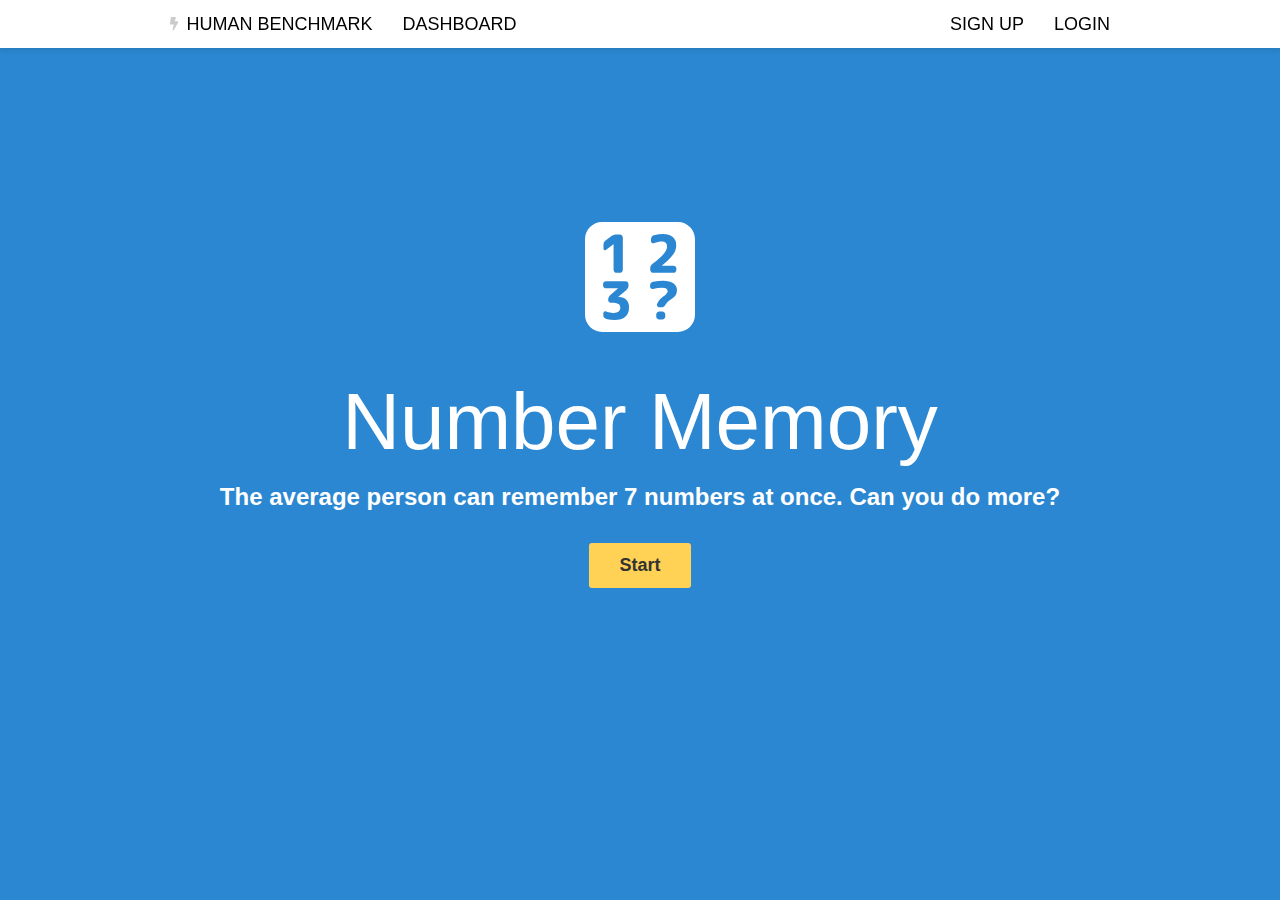
<file: games/numberMemoryGame/index.html>
<!DOCTYPE html>
<html lang="en">
    <head>
        <meta charset="UTF-8" />
        <meta name="viewport" content="width=device-width, initial-scale=1.0" />
        <title>Document</title>
        <link rel="stylesheet" href="style.css" />
    </head>
    <body> 
        <nav class="main-nav">
            <div class="nav-bar-cont">
              <div class="first-two-nav-comp">
                <a class="first-one" href="/games/reacrionGame/index.html">
                  <svg
                    xmlns="http://www.w3.org/2000/svg"
                    viewBox="0 0 320 512"
                    width="8.43px"
                    style="margin-right: 8px; opacity: 0.2"
                  >
                    <path
                      fill="currentColor"
                      d="M296 160H180.6l42.6-129.8C227.2 15 215.7 0 200 0H56C44 0 33.8 8.9 32.2 20.8l-32 240C-1.7 275.2 9.5 288 24 288h118.7L96.6 482.5c-3.6 15.2 8 29.5 23.3 29.5 8.4 0 16.4-4.4 20.8-12l176-304c9.3-15.9-2.2-36-20.7-36z"
                    ></path>
                  </svg>
                  HUMAN BENCHMARK
                </a>
                <a class="second-one" href="/index.html" > DASHBOARD </a>
              </div>
              <div class="second-two-nav-comp">
                <a class="second-nav-bar-components-first-comp" href="/registerStuff/signIn.html"> SIGN UP </a>
                <a class="second-nav-bar-components-second-comp" href="/registerStuff/logIn.html"> LOGIN </a>
              </div>
            </div>
          </nav>
        <div class="start-menu" id="start-menu">
            <div class="logo">
                <svg
                    width="110"
                    height="110"
                    viewBox="0 0 128 128"
                    fill="none"
                    xmlns="http://www.w3.org/2000/svg"
                    color="white"
                    class="pulse-faint hero-icon"
                >
                    <path
                        fill-rule="evenodd"
                        clip-rule="evenodd"
                        d="M20 0C8.95431 0 0 8.95431 0 20V108C0 119.046 8.95431 128 20 128H108C119.046 128 128 119.046 128 108V20C128 8.95431 119.046 0 108 0H20ZM76.9347 58.1152C77.6244 58.8068 78.4359 59.1525 79.3691 59.1525H102.922C103.856 59.1525 104.647 58.8068 105.296 58.1152C105.986 57.4237 106.331 56.6102 106.331 55.6746V54.2712C106.331 53.3356 105.986 52.522 105.296 51.8305C104.647 51.139 103.856 50.7932 102.922 50.7932H89.5938C89.5532 50.7932 89.5329 50.7729 89.5329 50.7322C89.5329 50.6915 89.5532 50.6508 89.5938 50.6102C96.1262 45.078 100.508 40.7051 102.74 37.4915C105.012 34.2373 106.148 30.8203 106.148 27.2407C106.148 23.0915 104.809 19.8576 102.131 17.539C99.4938 15.1797 95.7204 14 90.811 14C87.4028 14 83.8525 14.4881 80.1603 15.4644C79.146 15.7491 78.3345 16.3186 77.7259 17.1729C77.1173 17.9864 76.813 18.922 76.813 19.9797V22.5424C76.813 23.3559 77.1578 23.9864 77.8476 24.4339C78.5374 24.8814 79.2677 24.9627 80.0386 24.678C83.6903 23.2949 86.7739 22.6034 89.2895 22.6034C93.428 22.6034 95.4973 24.4746 95.4973 28.2169C95.4973 30.9017 94.3815 33.6475 92.1499 36.4542C89.9589 39.261 85.4552 43.3491 78.6388 48.7186C76.813 50.1424 75.9 51.9932 75.9 54.2712V55.6746C75.9 56.6102 76.2449 57.4237 76.9347 58.1152ZM22.4066 32.6712C23.0557 32.9966 23.6643 32.9356 24.2324 32.4882L33.1181 26.0204H33.2398V55.6746C33.2398 56.6102 33.5847 57.4237 34.2744 58.1153C34.9642 58.8068 35.7757 59.1526 36.7089 59.1526H40.5431C41.4763 59.1526 42.2878 58.8068 42.9776 58.1153C43.6673 57.4237 44.0122 56.6102 44.0122 55.6746V18.0882C44.0122 17.1526 43.6673 16.339 42.9776 15.6475C42.2878 14.956 41.4763 14.6102 40.5431 14.6102H36.7089C34.3556 14.6102 32.266 15.2814 30.4402 16.6238L24.2932 21.139C22.4268 22.4814 21.4936 24.3119 21.4936 26.6305V31.0848C21.4936 31.817 21.7979 32.3458 22.4066 32.6712ZM24.4691 77.2068C23.5359 77.2068 22.7244 76.861 22.0346 76.1695C21.3449 75.478 21 74.6644 21 73.7288V72.3254C21 71.3898 21.3449 70.5763 22.0346 69.8848C22.7244 69.1932 23.5359 68.8475 24.4691 68.8475H47.1702C48.1034 68.8475 48.9149 69.1932 49.6047 69.8848C50.2944 70.5763 50.6393 71.3898 50.6393 72.3254V73.7288C50.6393 76.0475 49.7467 77.939 47.9614 79.4034L38.7714 87.0305V87.0915C38.7714 87.1322 38.7917 87.1526 38.8323 87.1526H39.5626C43.0925 87.1526 45.9124 88.2509 48.0223 90.4475C50.1727 92.6441 51.2479 95.6136 51.2479 99.3559C51.2479 104.075 49.8075 107.695 46.9268 110.217C44.046 112.739 39.9075 114 34.5111 114C31.2652 114 27.9787 113.614 24.6517 112.841C23.6779 112.597 22.8664 112.068 22.2172 111.254C21.6086 110.4 21.3043 109.444 21.3043 108.386V106.312C21.3043 105.498 21.6289 104.868 22.2781 104.42C22.9678 103.932 23.7185 103.81 24.5299 104.054C28.0193 105.193 31.0624 105.763 33.6591 105.763C36.0124 105.763 37.8382 105.214 39.1366 104.115C40.4349 103.017 41.0841 101.492 41.0841 99.539C41.0841 97.5458 40.3335 96.1424 38.8323 95.3288C37.331 94.5153 34.5314 94.0881 30.4335 94.0475C29.5003 94.0475 28.6888 93.722 27.999 93.0712C27.3093 92.3797 26.9644 91.5661 26.9644 90.6305V90.5085C26.9644 88.2305 27.8367 86.339 29.5814 84.8339L38.2237 77.3288V77.2678C38.2237 77.2271 38.2034 77.2068 38.1628 77.2068H24.4691ZM76.813 77.4508C77.5027 77.939 78.2533 78.0813 79.0648 77.8779C82.8788 76.9017 86.3884 76.4135 89.5938 76.4135C93.9757 76.4135 96.1667 77.7559 96.1667 80.4407C96.1667 81.2135 95.9233 81.9661 95.4364 82.6983C94.9495 83.4305 94.4221 84.0407 93.854 84.5288C93.3266 85.0169 92.5151 85.6678 91.4196 86.4813C90.0401 87.4983 88.9852 88.3322 88.2548 88.983C87.5245 89.5932 86.6927 90.5491 85.7595 91.8508C84.8263 93.1118 84.1771 94.4339 83.812 95.8169C83.5685 96.7118 83.7714 97.5051 84.4206 98.1966C85.0698 98.8881 85.8812 99.2339 86.855 99.2339H89.472C91.2167 99.2339 92.6571 98.1356 93.7932 95.939C94.1583 95.2474 94.6858 94.5559 95.3756 93.8644C96.0653 93.1322 96.6536 92.6034 97.1405 92.2779C97.6274 91.9118 98.3983 91.3424 99.4532 90.5695C100.711 89.7152 101.644 89.044 102.253 88.5559C102.902 88.0271 103.653 87.2746 104.505 86.2983C105.397 85.322 106.026 84.244 106.391 83.0644C106.797 81.8847 107 80.5424 107 79.0373C107 75.8237 105.6 73.2203 102.801 71.2271C100.001 69.2339 96.1059 68.2373 91.1153 68.2373C87.3013 68.2373 83.3048 68.6237 79.1257 69.3966C78.1519 69.5593 77.3404 70.0474 76.6912 70.861C76.0826 71.6339 75.7783 72.5288 75.7783 73.5457V75.3763C75.7783 76.2305 76.1232 76.922 76.813 77.4508ZM89.9589 104.237H86.3073C85.3741 104.237 84.5626 104.583 83.8728 105.275C83.2236 105.966 82.899 106.78 82.899 107.715V109.912C82.899 110.847 83.2236 111.661 83.8728 112.353C84.5626 113.044 85.3741 113.39 86.3073 113.39H89.9589C90.8921 113.39 91.7036 113.044 92.3934 112.353C93.0831 111.661 93.428 110.847 93.428 109.912V107.715C93.428 106.78 93.0831 105.966 92.3934 105.275C91.7036 104.583 90.8921 104.237 89.9589 104.237Z"
                        fill="currentcolor"
                    ></path>
                </svg>
            </div>
            <div class="game-name">
                <h1>Number Memory</h1>
            </div>
            <div class="description">
                <h2>
                    The average person can remember 7 numbers at once. Can you
                    do more?
                </h2>
            </div>
            <div class="btn">
                <button class="start-Btn" id="start-Btn">Start</button>
            </div>
        </div>
        <div class="show-num-screen hide" id="show-num-screen">
            <div class="number" id="numb">0</div>
            <div class="timer-lines">
                <div class="bcktimer"></div>
                <div id="frttimer" class="frttimer"></div>
            </div>
        </div>
        <div class="enter-showed-num hide" id="enter-showed-num">
            <div class="question">
                <h2>What was the number?</h2>
            </div>
            <div class="press-enter">
                <span>Press enter to submit</span>
            </div>
            <div class="input-field-container">
                <input
                    type="text"
                    class="input-seen-num"
                    id="input-seen-num"
                    autocomplete="off"
                    autofocus
                />
            </div>
            <button class="submit-btn" id="submit-btn">Submit</button>
        </div>
        <div class="win-screen hide">
            <div class="answer">Number <span> 0</span></div>
            <div class="your-answer">Your answer <span>0</span></div>
            <div class="level">Level&nbsp<span>1</span></div>
            <div class="btncont">
                <button class="nextBtn">NEXT</button>
            </div>
        </div>
        <div class="lose-screen hide">
            <div class="answer">Number <span id="answer"> 0</span></div>
            <div class="your-answer">
                Your answer <span id="yourAnswer"></span>
            </div>
            <div class="level">Level&nbsp<span id="level1">1</span></div>
            <p>Save your score to see how you compare.</p>
            <div class="btncont">
                <button class="saveScoreBtn">Save score</button>
                <button class="tryAgainBtn">Try again</button>
            </div>
        </div>
    </body>
    <script defer src="js.js">
        
    </script>
</html>
</file>
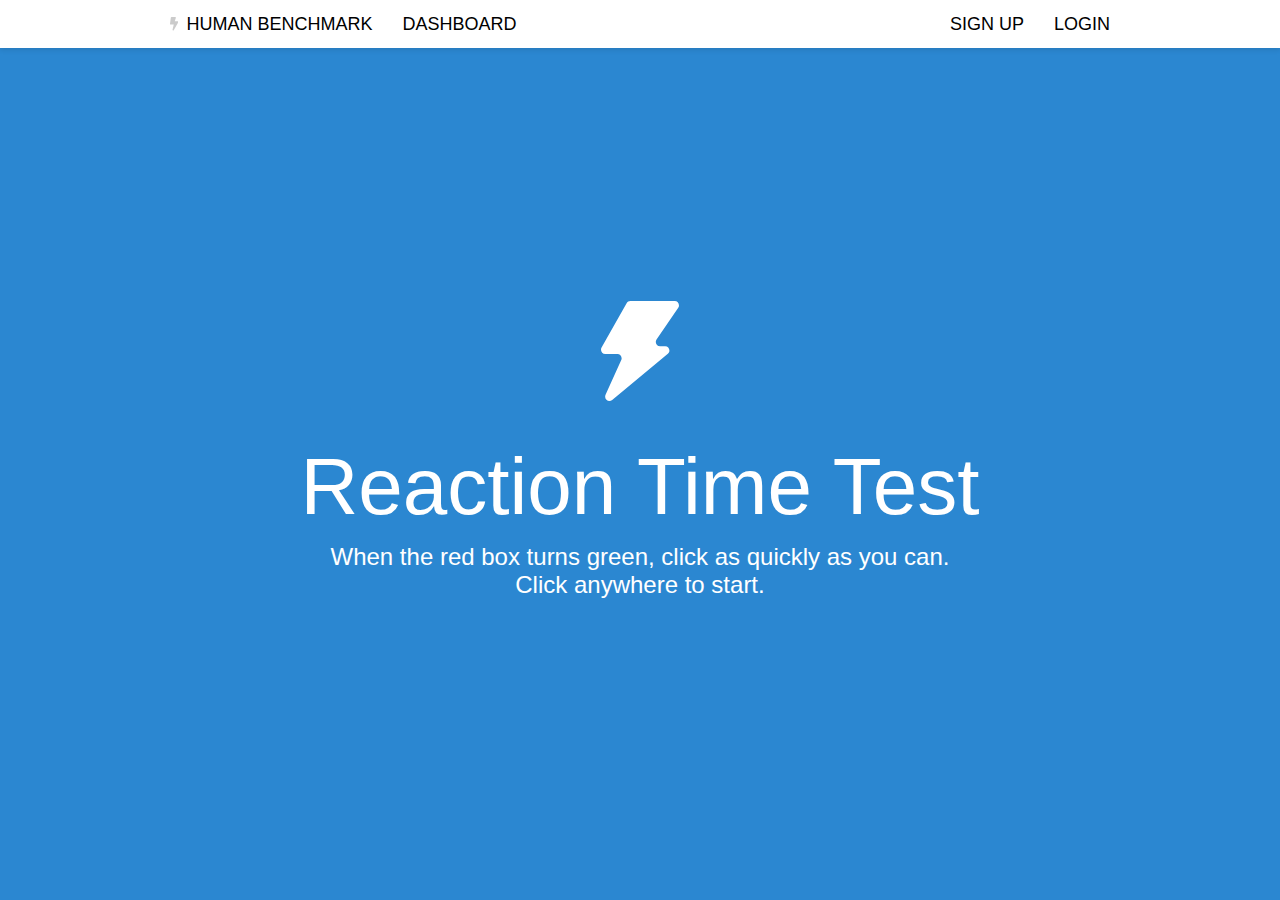
<file: games/reacrionGame/index.html>
<!DOCTYPE html>
<html lang="en">
  <head>
    <meta charset="UTF-8" />
    <meta name="viewport" content="width=device-width, initial-scale=1.0" />
    <title>reactionGame</title>
    <link rel="stylesheet" href="style.css" />
  </head>
  <body>
    <nav class="main-nav">
      <div class="nav-bar-cont">
        <div class="first-two-nav-comp">
          <a class="first-one" href="/games/reacrionGame/index.html">
            <svg
              xmlns="http://www.w3.org/2000/svg"
              viewBox="0 0 320 512"
              width="8.43px"
              style="margin-right: 8px; opacity: 0.2"
            >
              <path
                fill="currentColor"
                d="M296 160H180.6l42.6-129.8C227.2 15 215.7 0 200 0H56C44 0 33.8 8.9 32.2 20.8l-32 240C-1.7 275.2 9.5 288 24 288h118.7L96.6 482.5c-3.6 15.2 8 29.5 23.3 29.5 8.4 0 16.4-4.4 20.8-12l176-304c9.3-15.9-2.2-36-20.7-36z"
              ></path>
            </svg>
            HUMAN BENCHMARK
          </a>
          <a class="second-one" href="/index.html" > DASHBOARD </a>
        </div>
        <div class="second-two-nav-comp">
          <a class="second-nav-bar-components-first-comp" href="/registerStuff/signIn.html"> SIGN UP </a>
          <a class="second-nav-bar-components-second-comp" href="/registerStuff/logIn.html"> LOGIN </a>
        </div>
      </div>
    </nav>
    <div class="startMenu">
      <div class="wrapper">
        <div class="logo">
          <svg
            width="78"
            height="100"
            viewBox="0 0 100 128"
            fill="currentcolor"
            xmlns="http://www.w3.org/2000/svg"
            class="hero-icon pulse-faint"
          >
            <path
              d="M0.719527 59.616L32.8399 2.79148C33.8149 1.06655 35.6429 0 37.6243 0H94.4947C98.9119 0 101.524 4.94729 99.0334 8.59532L71.201 49.357C68.7101 53.0051 71.3225 57.9524 75.7397 57.9524H82.2118C87.3625 57.9524 89.6835 64.4017 85.7139 67.6841L14.34 126.703C9.85287 130.413 3.43339 125.513 5.82845 120.206L25.9709 75.5735C27.6125 71.936 24.9522 67.8166 20.9615 67.8166H5.50391C1.29539 67.8166 -1.35146 63.2798 0.719527 59.616Z"
              fill="currentcolor"
            ></path>
          </svg>
        </div>
        <div class="gameName">
          <span>Reaction Time Test</span>
        </div>
        <div class="description">
          <span>
            When the red box turns green, click as quickly as you can.
          </span>
          <span> Click anywhere to start. </span>
        </div>
      </div>
    </div>
    <div class="playArea hide">
      <div class="dontClick hide">
        <div class="dots">
          <svg
            aria-hidden="true"
            focusable="false"
            data-prefix="fas"
            data-icon="ellipsis-h"
            class="svg-inline--fa fa-ellipsis-h fa-w-16"
            role="img"
            xmlns="http://www.w3.org/2000/svg"
            viewBox="0 0 512 512"
          >
            <path
              fill="currentColor"
              d="M328 256c0 39.8-32.2 72-72 72s-72-32.2-72-72 32.2-72 72-72 72 32.2 72 72zm104-72c-39.8 0-72 32.2-72 72s32.2 72 72 72 72-32.2 72-72-32.2-72-72-72zm-352 0c-39.8 0-72 32.2-72 72s32.2 72 72 72 72-32.2 72-72-32.2-72-72-72z"
            ></path>
          </svg>
        </div>
        <div class="playAreaTextDontClick">Wait for green</div>
      </div>
      <div class="tooSoon hide">
        <div class="dots">
          <svg
            aria-hidden="true"
            focusable="false"
            data-prefix="fas"
            data-icon="exclamation-circle"
            class="svg-inline--fa fa-exclamation-circle fa-w-16"
            role="img"
            xmlns="http://www.w3.org/2000/svg"
            viewBox="0 0 512 512"
          >
            <path
              fill="currentColor"
              d="M504 256c0 136.997-111.043 248-248 248S8 392.997 8 256C8 119.083 119.043 8 256 8s248 111.083 248 248zm-248 50c-25.405 0-46 20.595-46 46s20.595 46 46 46 46-20.595 46-46-20.595-46-46-46zm-43.673-165.346l7.418 136c.347 6.364 5.609 11.346 11.982 11.346h48.546c6.373 0 11.635-4.982 11.982-11.346l7.418-136c.375-6.874-5.098-12.654-11.982-12.654h-63.383c-6.884 0-12.356 5.78-11.981 12.654z"
            ></path>
          </svg>
        </div>
        <div class="playAreaTextTs">Too soon!</div>
        <div class="toosoontxbottext">Click to try again.</div>
      </div>
      <div class="clickScreen hide">
        <div class="dots">
          <svg
            aria-hidden="true"
            focusable="false"
            data-prefix="fas"
            data-icon="ellipsis-h"
            class="svg-inline--fa fa-ellipsis-h fa-w-16"
            role="img"
            xmlns="http://www.w3.org/2000/svg"
            viewBox="0 0 512 512"
          >
            <path
              fill="currentColor"
              d="M328 256c0 39.8-32.2 72-72 72s-72-32.2-72-72 32.2-72 72-72 72 32.2 72 72zm104-72c-39.8 0-72 32.2-72 72s32.2 72 72 72 72-32.2 72-72-32.2-72-72-72zm-352 0c-39.8 0-72 32.2-72 72s32.2 72 72 72 72-32.2 72-72-32.2-72-72-72z"
            ></path>
          </svg>
        </div>
        <div class="playAreaTextClick">Click!</div>
      </div>
      <div class="resultBox hide">
        <div class="timer">
          <svg
            aria-hidden="true"
            focusable="false"
            data-prefix="fas"
            data-icon="clock"
            class="svg-inline--fa fa-clock fa-w-16"
            role="img"
            xmlns="http://www.w3.org/2000/svg"
            viewBox="0 0 512 512"
          >
            <path
              fill="currentColor"
              d="M256 8C119 8 8 119 8 256s111 248 248 248 248-111 248-248S393 8 256 8zm57.1 350.1L224.9 294c-3.1-2.3-4.9-5.9-4.9-9.7V116c0-6.6 5.4-12 12-12h48c6.6 0 12 5.4 12 12v137.7l63.5 46.2c5.4 3.9 6.5 11.4 2.6 16.8l-28.2 38.8c-3.9 5.3-11.4 6.5-16.8 2.6z"
            ></path>
          </svg>
        </div>
        <div class="resultinMs"><span>0</span> ms</div>
        <div class="clickaftertext">Click to keep going</div>
      </div>
    </div>
    <div class="endResultBox hide">
      <div class="endWrapper">
        <div class="endLogo">
          <svg
            width="62"
            height="80"
            viewBox="0 0 100 128"
            fill="currentcolor"
            xmlns="http://www.w3.org/2000/svg"
            class="hero-icon pulse-faint"
          >
            <path
              d="M0.719527 59.616L32.8399 2.79148C33.8149 1.06655 35.6429 0 37.6243 0H94.4947C98.9119 0 101.524 4.94729 99.0334 8.59532L71.201 49.357C68.7101 53.0051 71.3225 57.9524 75.7397 57.9524H82.2118C87.3625 57.9524 89.6835 64.4017 85.7139 67.6841L14.34 126.703C9.85287 130.413 3.43339 125.513 5.82845 120.206L25.9709 75.5735C27.6125 71.936 24.9522 67.8166 20.9615 67.8166H5.50391C1.29539 67.8166 -1.35146 63.2798 0.719527 59.616Z"
              fill="currentcolor"
            ></path>
          </svg>
        </div>
        <div class="EndgameName">
          <span>Reaction Time</span>
        </div>
        <div class="endresult"><span>0</span>ms</div>
        <div class="endDescription">
          Save your score to see how you compare.
        </div>
        <div class="endBtns">
          <button class="endSaveScore">Save Score</button>
          <button class="endTryAgain">Try again</button>
        </div>
      </div>
    </div>
    <script src="js.js"></script>
  </body>
</html>
</file>
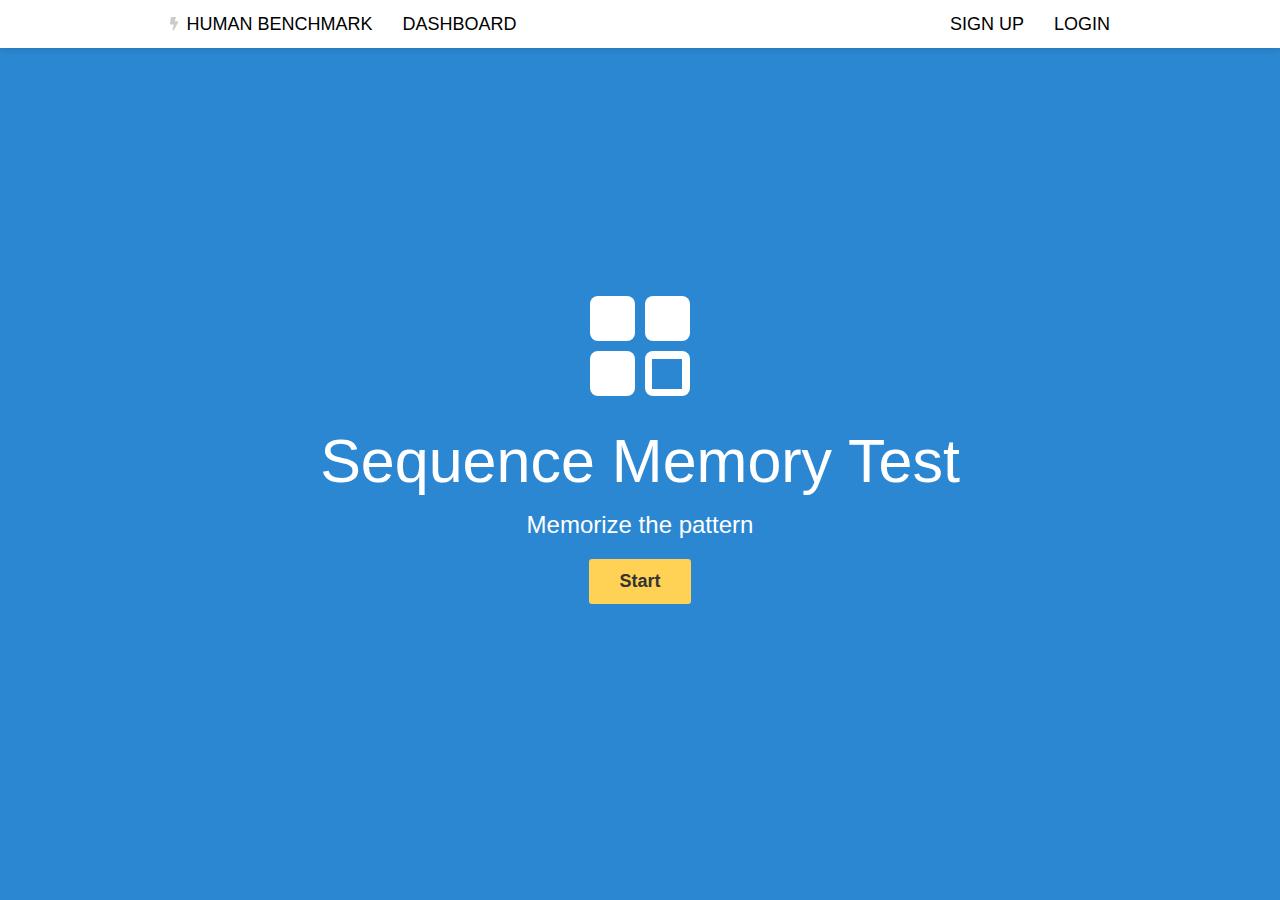
<file: games/SequenceMemoryGame/index.html>
<!DOCTYPE html>
<html lang="en">
    <head>
        <meta charset="UTF-8" />
        <meta name="viewport" content="width=device-width, initial-scale=1.0" />
        <title>Sequence Memory</title>
        <link rel="stylesheet" href="style.css" />
    </head> 
    <body>
        <nav class="main-nav">
            <div class="nav-bar-cont">
              <div class="first-two-nav-comp">
                <a class="first-one" href="/games/reacrionGame/index.html">
                  <svg
                    xmlns="http://www.w3.org/2000/svg"
                    viewBox="0 0 320 512"
                    width="8.43px"
                    style="margin-right: 8px; opacity: 0.2"
                  >
                    <path
                      fill="currentColor"
                      d="M296 160H180.6l42.6-129.8C227.2 15 215.7 0 200 0H56C44 0 33.8 8.9 32.2 20.8l-32 240C-1.7 275.2 9.5 288 24 288h118.7L96.6 482.5c-3.6 15.2 8 29.5 23.3 29.5 8.4 0 16.4-4.4 20.8-12l176-304c9.3-15.9-2.2-36-20.7-36z"
                    ></path>
                  </svg>
                  HUMAN BENCHMARK
                </a>
                <a class="second-one" href="/index.html" > DASHBOARD </a>
              </div>
              <div class="second-two-nav-comp">
                <a class="second-nav-bar-components-first-comp" href="/registerStuff/signIn.html"> SIGN UP </a>
                <a class="second-nav-bar-components-second-comp" href="/registerStuff/logIn.html"> LOGIN </a>
              </div>
            </div>
          </nav>
        <div class="wrapper">
            <div class="startMenu">
                <div class="logo">
                    <span class="fsquare"></span>
                    <span class="ssquare"></span>
                    <span class="tsquare"></span>
                    <span class="fthsquare"><div class="insq"></div></span>
                </div>
                <div class="title">
                    <span> Sequence Memory Test</span>
                </div>
                <div class="mtp">
                    <span>Memorize the pattern</span>
                </div>
                <button class="startBtn">Start</button>
            </div>
            <div class="playZone hide">
                <div class="level">Level: <span>1</span></div>
                <div class="board">
                    <section>
                        <span class="block" id="1bl" data-value="1"></span>
                        <span class="block" id="2bl" data-value="2"></span>
                        <span class="block" id="3bl" data-value="3"></span>
                    </section>
                    <section>
                        <span class="block" id="4bl" data-value="4"></span>
                        <span class="block" id="5bl" data-value="5"></span>
                        <span class="block" id="6bl" data-value="6"></span>
                    </section>
                    <section>
                        <span class="block" id="7bl" data-value="7"></span>
                        <span class="block" id="8bl" data-value="8"></span>
                        <span class="block" id="9bl" data-value="9"></span>
                    </section>
                </div>
            </div>
            <div class="loseMenu hide">
                <div class="logo1">
                    <span class="fsquare1"></span>
                    <span class="ssquare1"></span>
                    <span class="tsquare1"></span>
                    <span class="fthsquare1"><div class="insq1"></div></span>
                </div>
                <div class="title1">
                    <span> Sequence Memory</span>
                </div>
                <div class="finalLevel">
                    <div class="levelAtTheEnd">Level <span>1</span></div>
                </div>
                <div class="endTextUseless">
                    Save your score to see how you compare.
                </div>
                <div class="endBtns">
                    <button class="saveSc">Save score</button>
                    <button class="tryAg">Try again</button>
                </div>
            </div>
        </div>
        <script src="js.js"></script>
    </body>
</html>
</file>
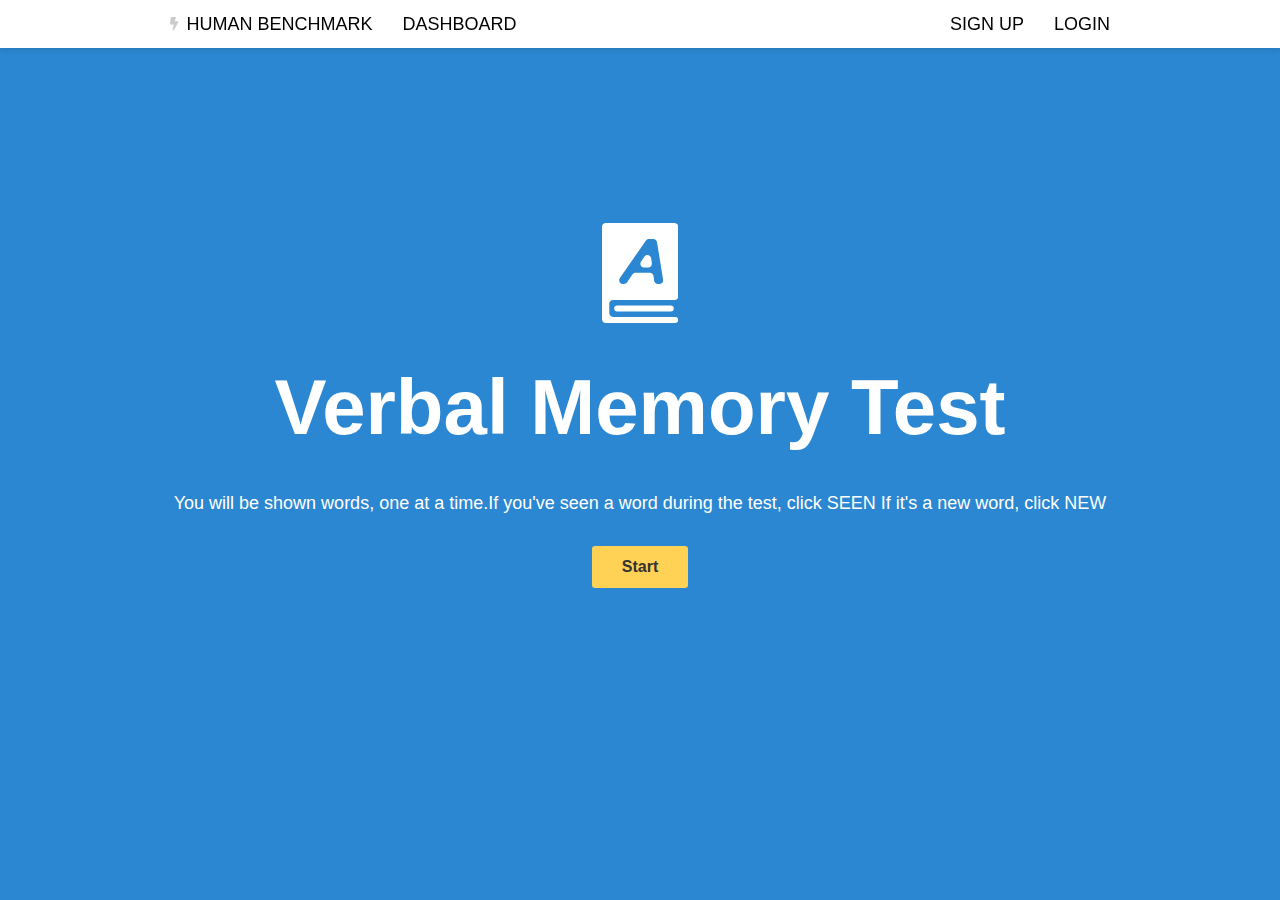
<file: games/verbalMemory/index.html>
<!DOCTYPE html>
<html lang="en">
  <head>
    <meta charset="UTF-8" />
    <meta name="viewport" content="width=device-width, initial-scale=1.0" />
    <title>Document</title>
    <link rel="stylesheet" href="style.css" />
  </head>
  <body>
    <nav class="main-nav">
      <div class="nav-bar-cont">
        <div class="first-two-nav-comp">
          <a class="first-one" href="/games/reacrionGame/index.html">
            <svg
              xmlns="http://www.w3.org/2000/svg"
              viewBox="0 0 320 512"
              width="8.43px"
              style="margin-right: 8px; opacity: 0.2"
            >
              <path
                fill="currentColor"
                d="M296 160H180.6l42.6-129.8C227.2 15 215.7 0 200 0H56C44 0 33.8 8.9 32.2 20.8l-32 240C-1.7 275.2 9.5 288 24 288h118.7L96.6 482.5c-3.6 15.2 8 29.5 23.3 29.5 8.4 0 16.4-4.4 20.8-12l176-304c9.3-15.9-2.2-36-20.7-36z"
              ></path>
            </svg>
            HUMAN BENCHMARK
          </a>
          <a class="second-one" href="/index.html" > DASHBOARD </a>
        </div>
        <div class="second-two-nav-comp">
          <a class="second-nav-bar-components-first-comp" href="/registerStuff/signIn.html"> SIGN UP </a>
          <a class="second-nav-bar-components-second-comp" href="/registerStuff/logIn.html"> LOGIN </a>
        </div>
      </div>
    </nav>
    <div class="start-menu">
      <span class="logo"
        ><svg
          height="100"
          viewBox="0 0 100 131"
          fill="none"
          xmlns="http://www.w3.org/2000/svg"
          color="white"
          class="pulse-faint hero-icon"
        >
          <path
            fill-rule="evenodd"
            clip-rule="evenodd"
            d="M100 5C100 2.23857 97.7614 0 95 0H5C2.23858 0 0 2.23858 0 5V126C0 128.761 2.23858 131 5 131H96C98.2091 131 100 129.209 100 127C100 124.791 98.2091 123 96 123H14.5477C11.7863 123 9.54774 120.761 9.54774 118V106C9.54774 103.239 11.7863 101 14.5477 101H95C97.7614 101 100 98.7614 100 96V5ZM75.1237 80C78.2046 80 80.5524 77.2406 80.0592 74.1995L72.1114 25.1995C71.7188 22.7787 69.6283 21 67.1759 21H61.5314C59.8921 21 58.3568 21.8036 57.4227 23.1508L23.4431 72.1507C21.1437 75.4666 23.5168 80 27.5519 80H28.7769C30.4488 80 32.0101 79.1644 32.9374 77.7732L39.8159 67.4536C40.7432 66.0624 42.3045 65.2268 43.9764 65.2268H62.5724C65.082 65.2268 67.2028 67.0871 67.5298 69.5752L68.3284 75.6516C68.6554 78.1397 70.7762 80 73.2858 80H75.1237ZM55.2419 58.4441C51.2439 58.4441 48.8629 53.9845 51.0871 50.6624L55.3569 44.285C57.9299 40.4418 63.8931 41.852 64.4723 46.4405L65.2773 52.818C65.6542 55.8042 63.3265 58.4441 60.3166 58.4441H55.2419Z"
            fill="currentcolor"
          ></path>
          <rect
            x="16"
            y="108"
            width="78"
            height="8"
            rx="4"
            fill="currentcolor"
          ></rect>
        </svg>
      </span>
      <h1 class="game-name">Verbal Memory Test</h1>
      <div class="desctription">
        <p class="text">
          You will be shown words, one at a time.If you've seen a word during
          the test, click SEEN If it's a new word, click NEW
        </p>
      </div>
      <div class="start-btn-cont">
        <button class="start-btn">Start</button>
      </div>
    </div>
    <div class="play-area hide">
      <div class="lives-and-score">
        <span class="lives"> Lives <span class="lives-left">3</span> </span>
        <span class="score"
          >Score
          <span class="score-earned">0</span>
        </span>
      </div>
      <span class="random-word"> </span>
      <div class="Btns">
        <button class="seenBtn">SEEN</button>
        <button class="newBtn">NEW</button>
      </div>
    </div>
    <div class="end-menu hide">
      <span class="end-logo">
        <svg
          height="80"
          viewBox="0 0 100 131"
          fill="none"
          xmlns="http://www.w3.org/2000/svg"
          color="white"
          class="pulse-faint hero-icon"
        >
          <path
            fill-rule="evenodd"
            clip-rule="evenodd"
            d="M100 5C100 2.23857 97.7614 0 95 0H5C2.23858 0 0 2.23858 0 5V126C0 128.761 2.23858 131 5 131H96C98.2091 131 100 129.209 100 127C100 124.791 98.2091 123 96 123H14.5477C11.7863 123 9.54774 120.761 9.54774 118V106C9.54774 103.239 11.7863 101 14.5477 101H95C97.7614 101 100 98.7614 100 96V5ZM75.1237 80C78.2046 80 80.5524 77.2406 80.0592 74.1995L72.1114 25.1995C71.7188 22.7787 69.6283 21 67.1759 21H61.5314C59.8921 21 58.3568 21.8036 57.4227 23.1508L23.4431 72.1507C21.1437 75.4666 23.5168 80 27.5519 80H28.7769C30.4488 80 32.0101 79.1644 32.9374 77.7732L39.8159 67.4536C40.7432 66.0624 42.3045 65.2268 43.9764 65.2268H62.5724C65.082 65.2268 67.2028 67.0871 67.5298 69.5752L68.3284 75.6516C68.6554 78.1397 70.7762 80 73.2858 80H75.1237ZM55.2419 58.4441C51.2439 58.4441 48.8629 53.9845 51.0871 50.6624L55.3569 44.285C57.9299 40.4418 63.8931 41.852 64.4723 46.4405L65.2773 52.818C65.6542 55.8042 63.3265 58.4441 60.3166 58.4441H55.2419Z"
            fill="currentcolor"
          ></path>
          <rect
            x="16"
            y="108"
            width="78"
            height="8"
            rx="4"
            fill="currentcolor"
          ></rect>
        </svg>
      </span>
      <h6>Verbal Memory</h6>
      <h1><span>0</span> words</h1>
      <span class="end-description">
        <p>Save your score to see how you compare.</p>
      </span>
      <div class="end-btns">
        <button class="save-score-btn">Save score</button>
        <button class="try-again-btn">Try again</button>
      </div>
    </div>
  </body>
  <script src="js.js" defer></script>
</html>
</file>
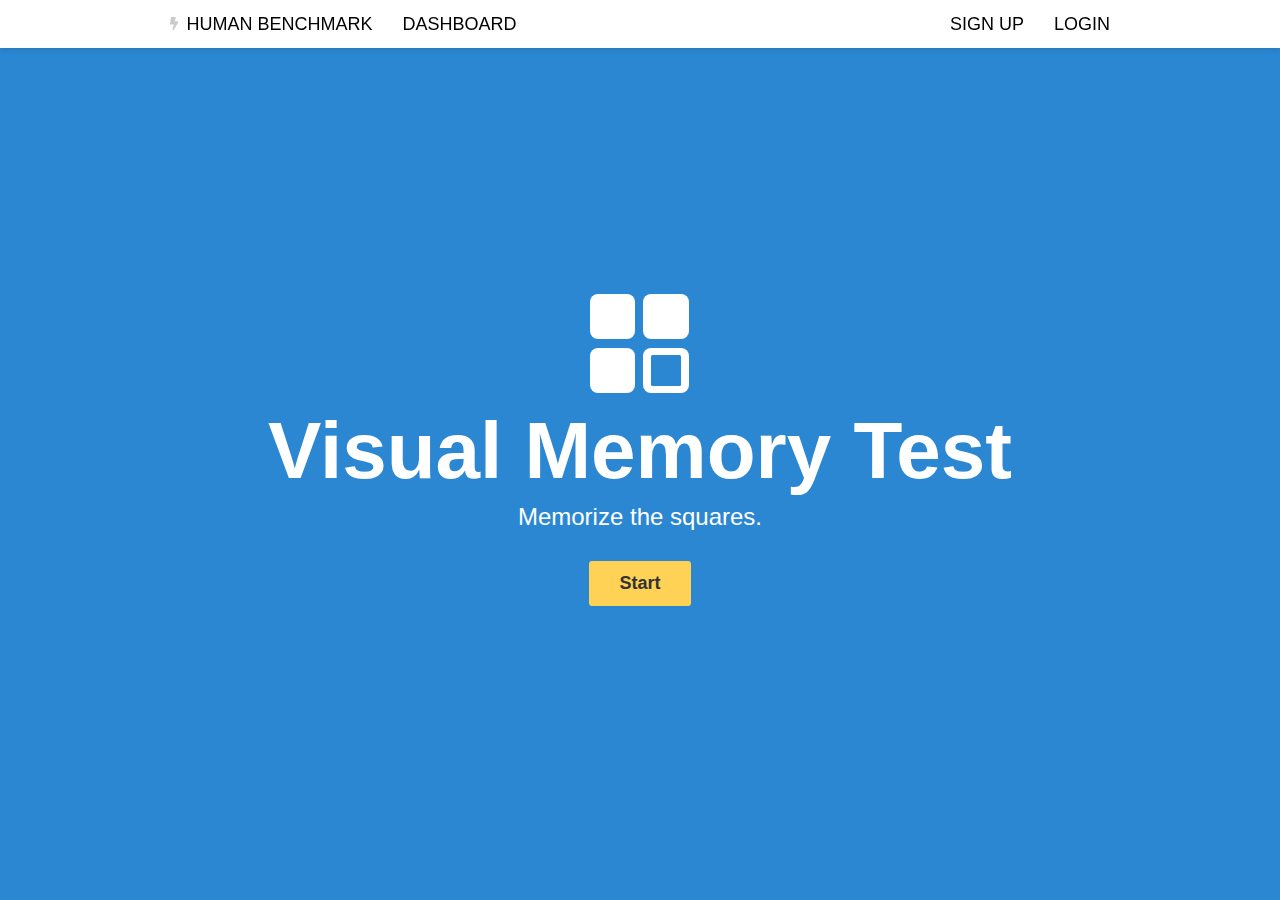
<file: games/visualMemoryGame/index.html>
<!DOCTYPE html>
<html lang="en">
  <head>
    <meta charset="UTF-8" />
    <meta name="viewport" content="width=device-width, initial-scale=1.0" />
    <title>Visual Memory Game</title>
    <link rel="stylesheet" href="style.css" />
    <link
      rel="stylesheet"
      href="https://fonts.googleapis.com/icon?family=Material+Icons"
    />
  </head>
  <nav class="main-nav">
    <div class="nav-bar-cont">
      <div class="first-two-nav-comp">
        <a class="first-one" href="/games/reacrionGame/index.html">
          <svg
            xmlns="http://www.w3.org/2000/svg"
            viewBox="0 0 320 512"
            width="8.43px"
            style="margin-right: 8px; opacity: 0.2"
          >
            <path
              fill="currentColor"
              d="M296 160H180.6l42.6-129.8C227.2 15 215.7 0 200 0H56C44 0 33.8 8.9 32.2 20.8l-32 240C-1.7 275.2 9.5 288 24 288h118.7L96.6 482.5c-3.6 15.2 8 29.5 23.3 29.5 8.4 0 16.4-4.4 20.8-12l176-304c9.3-15.9-2.2-36-20.7-36z"
            ></path>
          </svg>
          HUMAN BENCHMARK
        </a>
        <a class="second-one" href="/index.html" > DASHBOARD </a>
      </div>
      <div class="second-two-nav-comp">
        <a class="second-nav-bar-components-first-comp" href="/registerStuff/signIn.html"> SIGN UP </a>
        <a class="second-nav-bar-components-second-comp" href="/registerStuff/logIn.html"> LOGIN </a>
      </div>
    </div>
  </nav>
  <body>
    <div class="start-menu" id="startMenu">
      <div class="logo">
        <span class="lsqr"></span>
        <span class="lsqr"></span>
        <span class="lsqr"></span>
        <span class="sqr-with-hole"><div></div></span>
      </div>
      <div class="texts">
        <h1>Visual Memory Test</h1>
        <div class="description">Memorize the squares.</div>
      </div>
      <div class="btn">
        <button class="Start-Btn">Start</button>
      </div>
    </div>
    <div class="game hide" id="gameMenu">
      <div class="upbar">
        <h3>
          Level
          <div>1</div>
        </h3>
        <h3 class="lives">
          Lives
          <div class="hearts">
            <svg
              class="heart"
              xmlns="http://www.w3.org/2000/svg"
              viewBox="0 0 512 512"
            >
              <path
                fill="currentColor"
                d="M462.3 62.6C407.5 15.9 326 24.3 275.7 76.2L256 96.5l-19.7-20.3C186.1 24.3 104.5 15.9 49.7 62.6c-62.8 53.6-66.1 149.8-9.9 207.9l193.5 199.8c12.5 12.9 32.8 12.9 45.3 0l193.5-199.8c56.3-58.1 53-154.3-9.8-207.9z"
              ></path>
            </svg>
            <svg
              class="heart"
              xmlns="http://www.w3.org/2000/svg"
              viewBox="0 0 512 512"
            >
              <path
                fill="currentColor"
                d="M462.3 62.6C407.5 15.9 326 24.3 275.7 76.2L256 96.5l-19.7-20.3C186.1 24.3 104.5 15.9 49.7 62.6c-62.8 53.6-66.1 149.8-9.9 207.9l193.5 199.8c12.5 12.9 32.8 12.9 45.3 0l193.5-199.8c56.3-58.1 53-154.3-9.8-207.9z"
              ></path>
            </svg>
            <svg
              class="heart"
              xmlns="http://www.w3.org/2000/svg"
              viewBox="0 0 512 512"
            >
              <path
                fill="currentColor"
                d="M462.3 62.6C407.5 15.9 326 24.3 275.7 76.2L256 96.5l-19.7-20.3C186.1 24.3 104.5 15.9 49.7 62.6c-62.8 53.6-66.1 149.8-9.9 207.9l193.5 199.8c12.5 12.9 32.8 12.9 45.3 0l193.5-199.8c56.3-58.1 53-154.3-9.8-207.9z"
              ></path>
            </svg>
          </div>
        </h3>
      </div>
    </div>
    <div class="end-menu hide" id="endMenu">
      <div class="end-logo">
        <span class="esqr"></span>
        <span class="esqr"></span>
        <span class="esqr"></span>
        <span class="esqr-with-hole"><div></div></span>
      </div>
      <h6>Visual Memory</h6>
      <h1>Level <span id="endLevelresult">1</span></h1>
      <div class="disc">Save your score to see how you compare.</div>
      <div class="buts">
        <button class="save-score">Save score</button>
        <button class="try-again" id="tryAgainBtn">Try again</button>
      </div>
    </div>
  </body>
  <script src="js.js" defer></script>
</html>
</file>
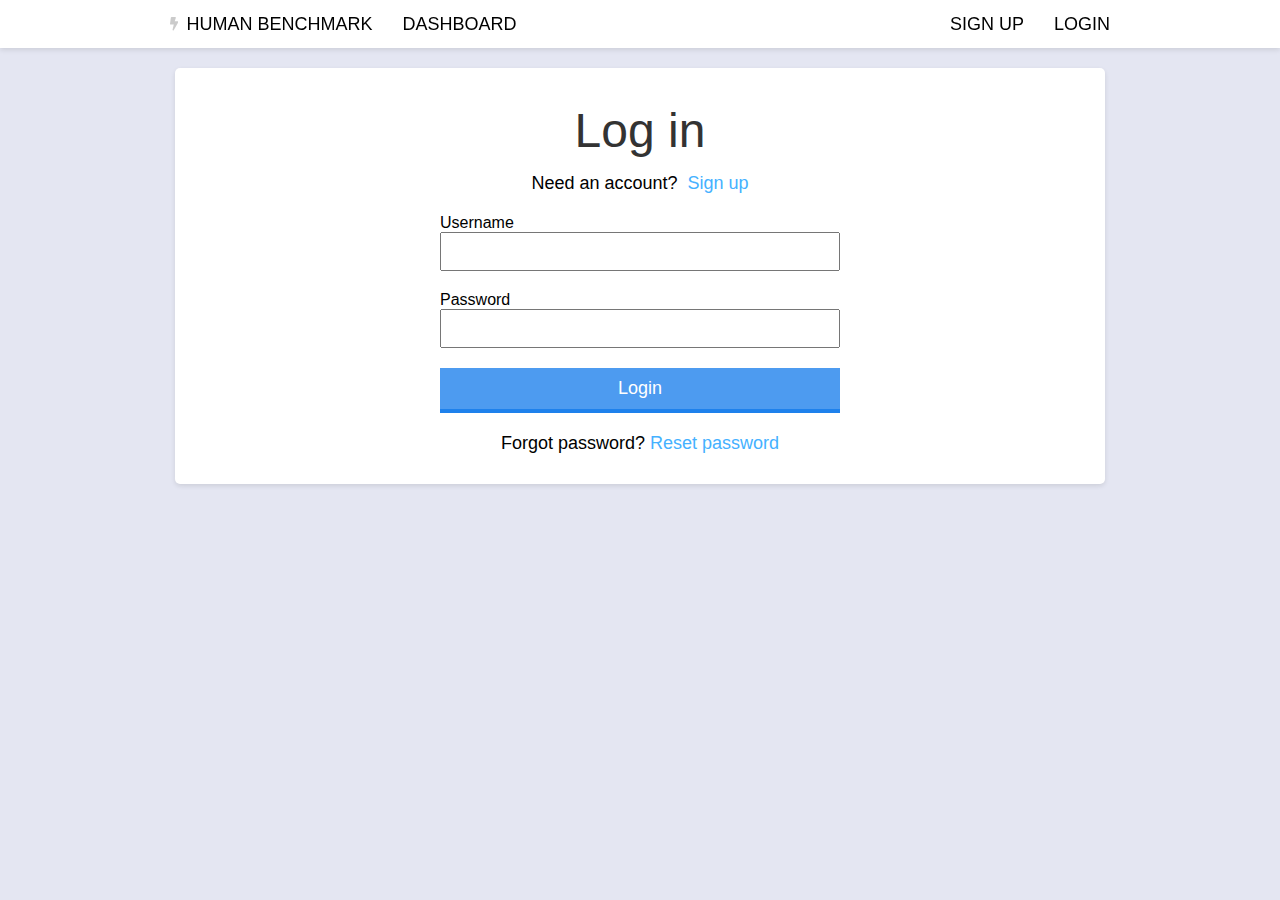
<file: registerStuff/logIn.html>
<!DOCTYPE html>
<html lang="en">
<head>
  <meta charset="UTF-8">
  <meta name="viewport" content="width=device-width, initial-scale=1.0">
  <title>Document</title>
  <link rel="stylesheet" href="logIn.css">
</head>
<body>
  <nav class="main-nav">
    <div class="nav-bar-cont">
      <div class="first-two-nav-comp">
        <a class="first-one" href="/games/reacrionGame/index.html">
          <svg
            xmlns="http://www.w3.org/2000/svg"
            viewBox="0 0 320 512"
            width="8.43px"
            style="margin-right: 8px; opacity: 0.2"
          >
            <path
              fill="currentColor"
              d="M296 160H180.6l42.6-129.8C227.2 15 215.7 0 200 0H56C44 0 33.8 8.9 32.2 20.8l-32 240C-1.7 275.2 9.5 288 24 288h118.7L96.6 482.5c-3.6 15.2 8 29.5 23.3 29.5 8.4 0 16.4-4.4 20.8-12l176-304c9.3-15.9-2.2-36-20.7-36z"
            ></path>
          </svg>
          HUMAN BENCHMARK
        </a>
        <a class="second-one" href="/index.html" > DASHBOARD </a>
      </div>
      <div class="second-two-nav-comp">
        <a class="second-nav-bar-components-first-comp" href="/registerStuff/signIn.html"> SIGN UP </a>
        <a class="second-nav-bar-components-second-comp" href="/registerStuff/logIn.html"> LOGIN </a>
      </div>
    </div>
  </nav>
  <div class="outside-cont">
    <div class="main-container">
      <h1>Log in</h1>
      <h6>Need an account? &nbsp<a href="/registerStuff/signIn.html"> Sign up</a></h6>
      <form>
        <p>
          <label for="user_Username">Username</label>
          <input type="text" class="Username">
        </p>
        <p>
          <label for="user_Password">Password</label>
          <input type="password" class="Password">
        </p>
        <p>
          <button class="sign-up-btn">Login</button>
        </p>
      </form>
      <span class="forgot-password">Forgot password?&nbsp<a href="/registerStuff/resetPassword.html">Reset password</a></span>
    </div>
  </div>
</body>
</html>
</file>
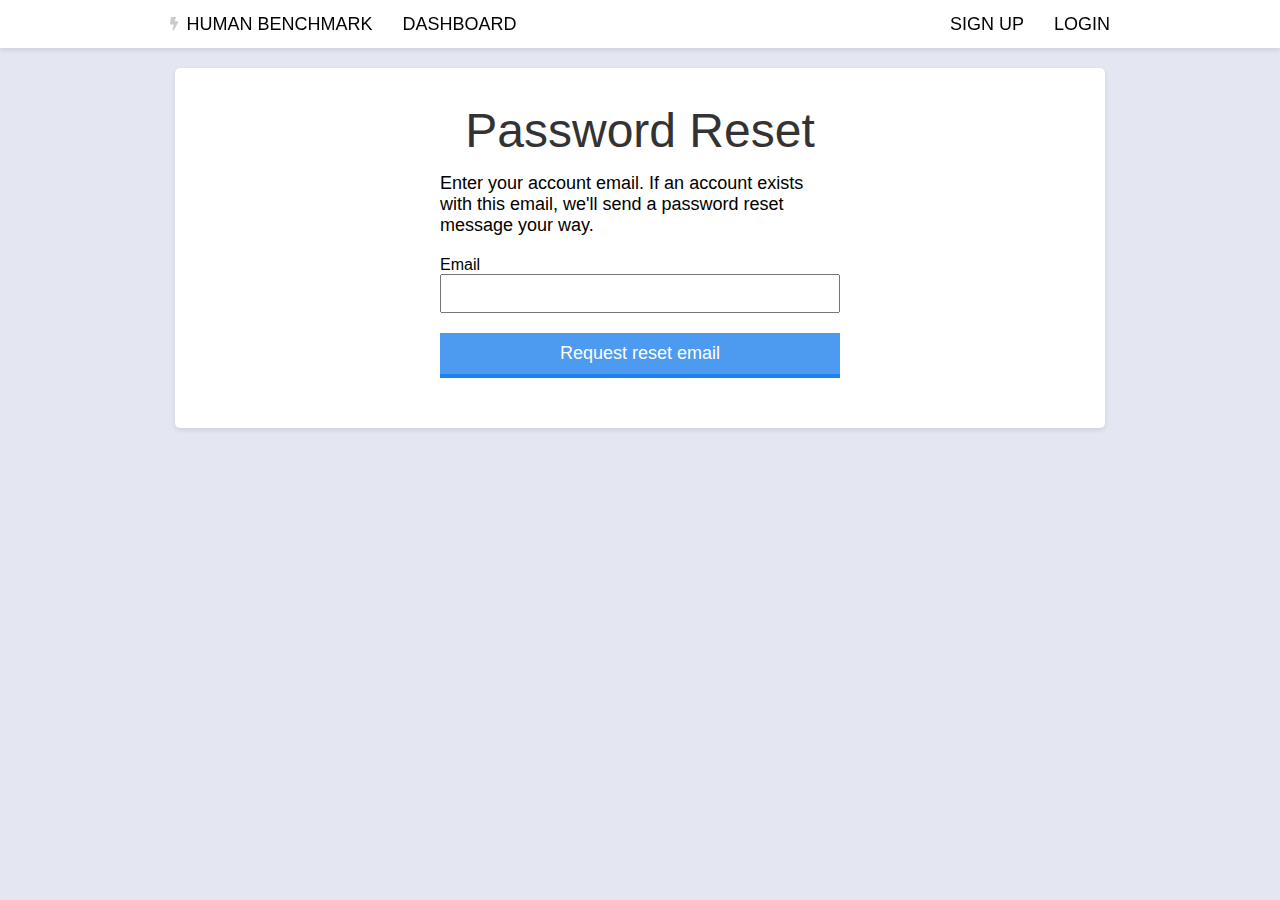
<file: registerStuff/resetPassword.html>
<!DOCTYPE html>
<html lang="en">
<head>
  <meta charset="UTF-8">
  <meta name="viewport" content="width=device-width, initial-scale=1.0">
  <title>Document</title>
  <link rel="stylesheet" href="resetPassword.css">
</head>
<body>
  <nav class="main-nav">
    <div class="nav-bar-cont">
      <div class="first-two-nav-comp">
        <a class="first-one" href="/games/reacrionGame/index.html">
          <svg
            xmlns="http://www.w3.org/2000/svg"
            viewBox="0 0 320 512"
            width="8.43px"
            style="margin-right: 8px; opacity: 0.2"
          >
            <path
              fill="currentColor"
              d="M296 160H180.6l42.6-129.8C227.2 15 215.7 0 200 0H56C44 0 33.8 8.9 32.2 20.8l-32 240C-1.7 275.2 9.5 288 24 288h118.7L96.6 482.5c-3.6 15.2 8 29.5 23.3 29.5 8.4 0 16.4-4.4 20.8-12l176-304c9.3-15.9-2.2-36-20.7-36z"
            ></path>
          </svg>
          HUMAN BENCHMARK
        </a>
        <a class="second-one" href="/index.html" > DASHBOARD </a>
      </div>
      <div class="second-two-nav-comp">
        <a class="second-nav-bar-components-first-comp" href="/registerStuff/signIn.html"> SIGN UP </a>
        <a class="second-nav-bar-components-second-comp" href="/registerStuff/logIn.html"> LOGIN </a>
      </div>
    </div>
  </nav>
  <div class="outside-cont">
    <div class="main-container">
      <h1>Password Reset</h1>
      <h6>Enter your account email. If an account exists with this email, we'll send a password reset message your way.</h6>
      <form>
        <p>
          <label for="user_email">Email</label>
          <input type="text" class="email">
        </p>
        <p>
          <button class="sign-up-btn">Request reset email</button>
        </p>
      </form>
    </div>
  </div>
</body>
</html>
</file>
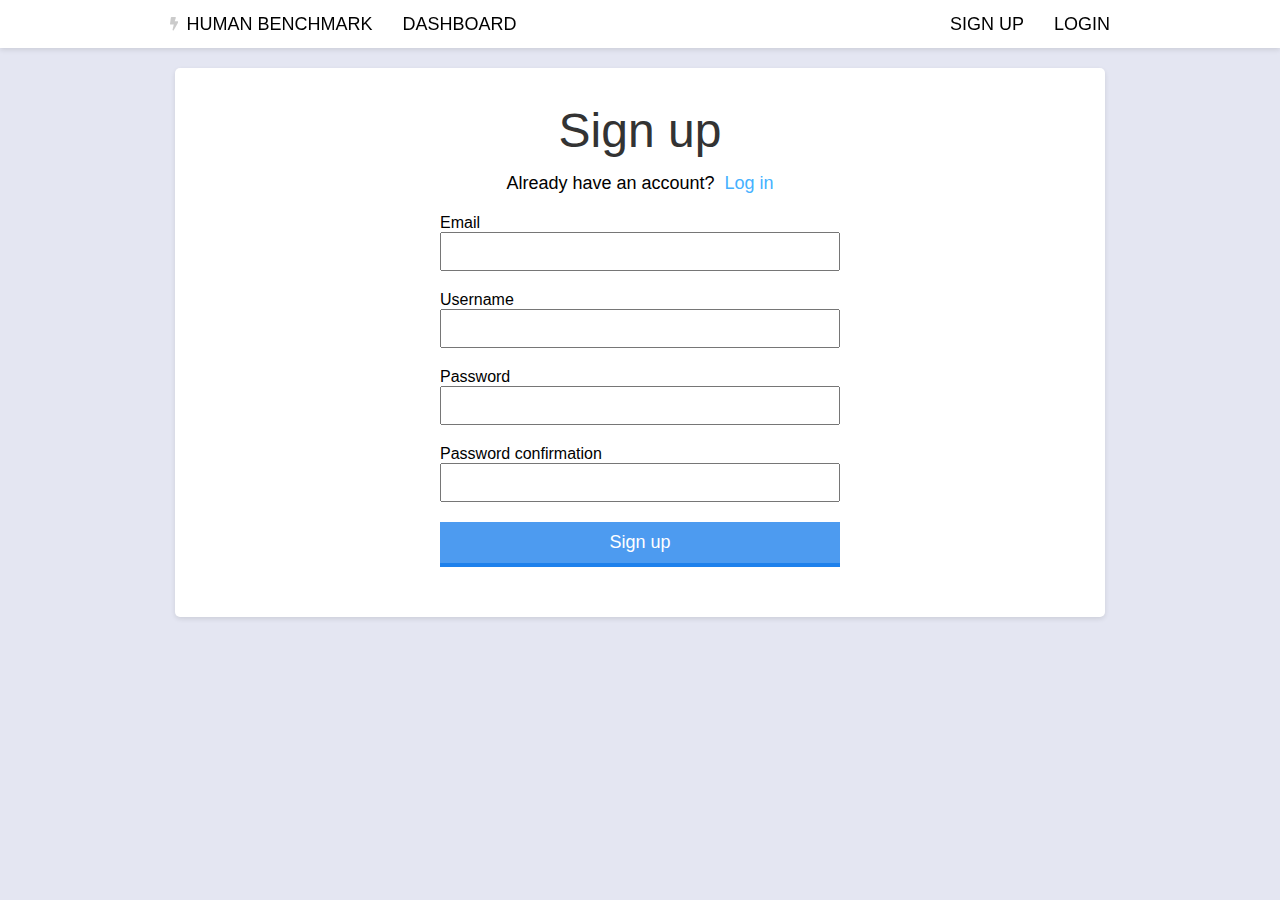
<file: registerStuff/signIn.html>
<!DOCTYPE html>
<html lang="en">
<head>
  <meta charset="UTF-8">
  <meta name="viewport" content="width=device-width, initial-scale=1.0">
  <title>Document</title>
  <link rel="stylesheet" href="signIn.css">
</head>
<body>
  <nav class="main-nav">
    <div class="nav-bar-cont">
      <div class="first-two-nav-comp">
        <a class="first-one" href="/games/reacrionGame/index.html">
          <svg
            xmlns="http://www.w3.org/2000/svg"
            viewBox="0 0 320 512"
            width="8.43px"
            style="margin-right: 8px; opacity: 0.2"
          >
            <path
              fill="currentColor"
              d="M296 160H180.6l42.6-129.8C227.2 15 215.7 0 200 0H56C44 0 33.8 8.9 32.2 20.8l-32 240C-1.7 275.2 9.5 288 24 288h118.7L96.6 482.5c-3.6 15.2 8 29.5 23.3 29.5 8.4 0 16.4-4.4 20.8-12l176-304c9.3-15.9-2.2-36-20.7-36z"
            ></path>
          </svg>
          HUMAN BENCHMARK
        </a>
        <a class="second-one" href="/index.html"> DASHBOARD </a>
      </div>
      <div class="second-two-nav-comp">
        <a class="second-nav-bar-components-first-comp" href="/registerStuff/signIn.html"> SIGN UP </a>
        <a class="second-nav-bar-components-second-comp" href="/registerStuff/logIn.html"> LOGIN </a>
      </div>
    </div>
  </nav>
  <div class="outside-cont">
    <div class="main-container">
      <h1>Sign up</h1>
      <h6>Already have an account? &nbsp<a href="/registerStuff/logIn.html"> Log in</a></h6>
      <form>
        <p>
          <label for="user_email">Email</label>
          <input type="text" class="email">
        </p>
        <p>
          <label for="user_Username">Username</label>
          <input type="text" class="Username">
        </p>
        <p>
          <label for="user_Password">Password</label>
          <input type="password" class="Password">
        </p>
        <p>
          <label for="user_Password_confirmation">Password confirmation</label>
          <input type="password" class="PasswordConfirm">
        </p>
        <p>
          <button class="sign-up-btn">Sign up</button>
        </p>
      </form>
    </div>
  </div>
</body>
</html>
</file>
<file: style.css>
* {
  margin: 0;
  padding: 0;
  box-sizing: border-box;
  font-family: sans-serif;
}
body {
  display: flex;
  justify-content: center;
  background-color: #e4e6f2;
}
.main-nav {
  display: flex;
  position: fixed;
  justify-content: center;
  height: 48px;
  width: 100%;
  font-size: 18px;
  background-color: #ffffff;
  box-shadow: rgba(0, 0, 0, 0.1) 0px 2px 5px;
  z-index: 1;

  flex-wrap: nowrap;
}
.nav-bar-cont {
  display: flex;
  justify-content: space-between;
  max-width: 1010px;
  padding: 0 20px;
  width: 100%;
}
.main-nav .first-two-nav-comp,
.main-nav .second-two-nav-comp {
  display: flex;
}
.main-nav .first-two-nav-comp .first-one,
.main-nav .first-two-nav-comp .second-one,
.second-nav-bar-components-first-comp,
.second-nav-bar-components-second-comp {
  display: flex;
  justify-content: center;
  align-items: center;
  padding: 12px 15px;
  cursor: pointer;
  text-decoration: none;
  color: #000;
  flex-wrap: nowrap;
}
.first-one:hover,
.second-one:hover,
.second-nav-bar-components-first-comp:hover,
.second-nav-bar-components-second-comp:hover {
  background-color: #f2f2f2;
}
/************************************************************************/
.main-container {
  position: absolute;
  padding: 20px;
  top: 48px;
}
.side-pannel {
  display: grid;
  margin-right: 20px;
  background-color: #fff;
  box-shadow: rgba(0, 0, 0, 0.1) 0px 2px 5px;
  padding: 30px;
  border-radius: 4px;
  max-height: 840px;
}
.side-pannel .icon-container {
  margin-bottom: 40px;
}
.side-pannel .icon-container:last-child {
  margin-bottom: 0;
}
.side-pannel a svg:hover {
  cursor: pointer;
  color: #ff5e00;
}
.main-container {
  width: 100%;
  display: flex;
  justify-content: center;
}
.main-container .container-inside-container {
  max-width: 840px;
  width: 100%;
}
.main-container .container-inside-container .guest-info-cont {
  background-color: #fff;
  padding: 30px;
  border-radius: 4px;
  margin-bottom: 20px;
  box-shadow: rgba(0, 0, 0, 0.1) 0px 2px 5px;
}
.main-container .container-inside-container .guest-info-cont .username-stuff {
  margin-bottom: 20px;
}

.main-container .container-inside-container .guest-info-cont .username-stuff h6,
.main-container .container-inside-container .guest-info-cont .joined-stuff h6 {
  font-weight: 500;
  color: #9a9a9a;
  font-size: 18px;
}
.main-container
  .container-inside-container
  .guest-info-cont
  .username-stuff
  h1 {
  font-size: 40px;
}
.main-container .container-inside-container .guest-info-cont .joined-stuff {
  margin-bottom: 20px;
}
.main-container
  .container-inside-container
  .guest-info-cont
  .joined-stuff
  span {
  display: flex;
  font-weight: 500;
  font-size: 18px;
}
.main-container .container-inside-container .guest-info-cont {
  font-size: 18px;
}
.main-container
  .container-inside-container
  .guest-info-cont
  .bottom-text
  .login-text,
.main-container
  .container-inside-container
  .guest-info-cont
  .bottom-text
  .signin-text {
  text-decoration: none;
  font-size: 18px;
  cursor: pointer;
  color: #45b8ff;
}
.main-container
  .container-inside-container
  .guest-info-cont
  .bottom-text
  .login-text:hover,
.main-container
  .container-inside-container
  .guest-info-cont
  .bottom-text
  .signin-text:hover {
  text-decoration: underline;
}
.main-container .container-inside-container .games-and-progres {
  background-color: #fff;
  padding: 30px;
  border-radius: 4px;
  box-shadow: rgba(0, 0, 0, 0.1) 0px 2px 5px;
}
.main-container .container-inside-container .games-and-progres table {
  width: 100%;
}
.main-container .container-inside-container .games-and-progres table tr.grey {
  background-color: #f8f8f8;
}
.main-container .container-inside-container .games-and-progres table tr {
  display: flex;
  width: 100%;
}
.main-container .container-inside-container .games-and-progres table tr th svg {
  margin-left: 5px;
}
.main-container .container-inside-container .games-and-progres table tr th {
  display: flex;
  flex-wrap: wrap;
  text-align: left;
  align-items: center;
  font-size: 18px;
  padding: 10px;
  font-weight: 500;
}
.main-container
  .container-inside-container
  .games-and-progres
  table
  tr
  td.first-row-of-td {
  display: flex;
  flex-wrap: wrap;
  text-align: left;
  align-items: center;
  font-size: 18px;
  padding: 10px;
  font-weight: 600;
}
.main-container
  .container-inside-container
  .games-and-progres
  table
  tr
  td.second-row-of-td {
  display: flex;
  flex-wrap: wrap;
  flex-wrap: wrap;
  text-align: left;
  align-items: center;
  font-size: 18px;
  padding: 10px;
  font-weight: 500;
}
.main-container
  .container-inside-container
  .games-and-progres
  table
  tr
  td.second-row-of-td
  a:first-child {
  margin-right: 10px;
}
.main-container
  .container-inside-container
  .games-and-progres
  table
  tr
  td.second-row-of-td
  a {
  text-decoration: none;
  display: flex;
  flex-wrap: wrap;
  color: #45b1ff;
}
.main-container
  .container-inside-container
  .games-and-progres
  table
  tr
  td.second-row-of-td
  a:hover {
  text-decoration: underline;
}
.main-container
  .container-inside-container
  .games-and-progres
  table
  tr
  td.second-row-of-td
  a
  svg {
  margin-right: 5px;
}
.main-container
  .container-inside-container
  .games-and-progres
  table
  tr
  td.third-row-of-td {
  display: flex;
  flex-wrap: wrap;
  flex-wrap: wrap;
  text-align: left;
  align-items: center;
  font-size: 36px;
  padding: 10px;
  font-weight: 600;
}
.main-container
  .container-inside-container
  .games-and-progres
  table
  tr
  td.fourth-row-of-td
  .progress-bar
  p {
  display: flex;
  justify-content: center;
  align-items: center;
  height: 100%;
  aspect-ratio: 1/1;
}
.main-container
  .container-inside-container
  .games-and-progres
  table
  tr
  td.fourth-row-of-td
  .progress-bar {
  display: flex;
  flex-wrap: wrap;
  flex-wrap: wrap;

  align-items: center;
  width: 180px;
  height: 32px;

  font-size: 18px;
  align-items: center;

  font-weight: 600;
  background-color: #dddddd;
}
.main-container
  .container-inside-container
  .games-and-progres
  table
  tr
  td.fourth-row-of-td {
  display: flex;
  text-align: left;
  align-items: center;
  padding: 10px;
}
</file>
<file: games/SequenceMemoryGame/style.css>
* {
  margin: 0;
  padding: 0;
  box-sizing: border-box;
  font-family: sans-serif;
}

body {
  display: flex;
  justify-content: center;
  align-items: center;
  min-height: 100vh;
  background: #2b87d1;
  user-select: none;
}

.main-nav {
  display: flex;
  position: absolute;
  justify-content: center;
  height: 48px;
  width: 100%;
  font-size: 18px;
  background-color: #ffffff;
  box-shadow: rgba(0, 0, 0, 0.1) 0px 2px 5px;
  z-index: 1;
  top: 0;
  flex-wrap: nowrap;
}

.nav-bar-cont {
  display: flex;
  justify-content: space-between;
  max-width: 1010px;
  padding: 0 20px;
  width: 100%;
}

.main-nav .first-two-nav-comp,
.main-nav .second-two-nav-comp {
  display: flex;
}

.main-nav .first-two-nav-comp .first-one,
.main-nav .first-two-nav-comp .second-one,
.second-nav-bar-components-first-comp,
.second-nav-bar-components-second-comp {
  display: flex;
  justify-content: center;
  align-items: center;
  padding: 12px 15px;
  cursor: pointer;
  text-decoration: none;
  color: #000;
  flex-wrap: nowrap;
}

.first-one:hover,
.second-one:hover,
.second-nav-bar-components-first-comp:hover,
.second-nav-bar-components-second-comp:hover {
  background-color: #f2f2f2;
}

/*******************************************************************/

body.lose {
  -webkit-animation: redBody 1s;
}

.insq1.lose {
  -webkit-animation: redBody 1s;
}

body.win {
  -webkit-animation: whiteBody 0.6s;
}

.block.win {
  -webkit-animation: whiteBodyForBlocks 0.6s;
}

@-webkit-keyframes redBody {
  0% {
    background: #e26a6a;
  }
  100% {
    background: #2b87d1;
  }
}

@-webkit-keyframes whiteBodyForBlocks {
  50% {
    background: #3084d8;
  }
  100% {
    background: #2573c1;
  }
}

@-webkit-keyframes whiteBody {
  50% {
    background: #3a9cec;
  }
  100% {
    background: #2b87d1;
  }
}

.wrapper {
  display: flex;
  justify-content: center;
  align-items: center;
}

/*******************start menu********************/

.startMenu {
  display: flex;
  flex-direction: column;
  justify-content: center;
  align-items: center;
  animation: startScreenAppearAni 0.65s;
}

@keyframes startScreenAppearAni {
  0% {
    opacity: 0;
    transform: translateY(20px);
  }
  100% {
    opacity: 1;
    transform: translateY(0px);
  }
}

.logo {
  display: flex;
  flex-wrap: wrap;
  gap: 10px;
  width: 100px;
  height: 100px;
  -webkit-animation: logoAnimation 2.1s linear infinite;
}

@-webkit-keyframes logoAnimation {
  0% {
    opacity: 0.6;
  }
  45% {
    opacity: 1;
  }
  100% {
    opacity: 0.6;
  }
}

.fsquare,
.ssquare,
.tsquare,
.fthsquare {
  width: 45px;
  height: 45px;
  background: #fff;
  border-radius: 8px;
  display: block;
}

.fthsquare {
  display: flex;
  justify-content: center;
  align-items: center;
}

.fthsquare .insq {
  background: #2b87d1;
  width: 30px;
  height: 30px;
}

.title {
  color: #fff;
  font-size: 61px;
  flex-wrap: wrap;
  text-align: center;
  margin-top: 30px;
}

.mtp {
  font-size: 24px;
  color: #fff;
  flex-wrap: wrap;
  text-align: center;
  margin-top: 15px;
}

.startBtn {
  padding: 12px 30px;
  border: none;
  background: #ffd154;
  color: #333333;
  font-size: 18px;
  font-weight: 600;
  border-radius: 3px;
  margin-top: 20px;
  cursor: pointer;
  transition: background 0.24s;
}

.startBtn:hover {
  background: #ececec;
}

.startMenu.hide {
  display: none;
}

/********************play zone*********************/

.level {
  font-size: 28px;
  color: #accbe4;
  width: 100%;
  text-align: center;
  margin-bottom: 40px;
}

.level span {
  color: #fff;
}

.board section {
  display: flex;
}

.block {
  height: 120px;
  width: 120px;
  background: #2573c1;
  margin: 8px;
  border-radius: 10px;
  cursor: pointer;
}

.block.flash {
  -webkit-animation: flash 0.6s;
}

@-webkit-keyframes flash {
  2% {
    background: #eef6ff;
  }
  20% {
    background: #eef6ff;
  }
  100% {
    background: #2573c1;
  }
}

.playZone.hide {
  display: none;
}

/********************lose screen*********************/

.loseMenu {
  display: flex;
  flex-direction: column;
  justify-content: center;
  align-items: center;
}

.logo1 {
  display: flex;
  flex-wrap: wrap;
  gap: 8px;
  width: 80px;
  height: 80px;
}

.fsquare1,
.ssquare1,
.tsquare1,
.fthsquare1 {
  width: 36px;
  height: 36px;
  background: #fff;
  border-radius: 8px;
  display: block;
}

.fthsquare1 {
  display: flex;
  justify-content: center;
  align-items: center;
}

.fthsquare1 .insq1 {
  background: #2b87d1;
  width: 24px;
  height: 24px;
}

.title1 {
  color: #fff;
  font-size: 24px;
  flex-wrap: wrap;
  text-align: center;
  margin-top: 40px;
  margin-bottom: 10px;
}

.endBtns {
  display: flex;
  flex-wrap: wrap;
  gap: 10px;
}

.saveSc {
  padding: 12px 30px;
  border: none;
  background: #ffd154;
  color: #333333;
  font-size: 18px;
  font-weight: 600;
  border-radius: 3px;
  margin-top: 20px;
  cursor: pointer;
  transition: background 0.24s;
}

.tryAg {
  padding: 12px 30px;
  border: none;
  background: #95c3e8;
  color: #333333;
  font-size: 18px;
  font-weight: 600;
  border-radius: 3px;
  margin-top: 20px;
  cursor: pointer;
  transition: background 0.24s;
}

.saveSc:hover {
  background: #ececec;
}

.tryAg:hover {
  background: #ececec;
}

.loseMenu.hide {
  display: none;
}

.levelAtTheEnd {
  font-size: 80px;
  color: #fff;
}

.endTextUseless {
  margin-top: 35px;
  color: #fff;
  font-size: 18px;
}
</file>
<file: games/verbalMemory/style.css>
* {
  padding: 0;
  margin: 0;
  box-sizing: border-box;
  font-family: sans-serif;
}

body {
  background-color: #2b87d1;
  display: flex;
  align-items: center;
  justify-content: center;
  min-height: 90vh;
  user-select: none;
}

.main-nav {
  display: flex;
  position: fixed;
  justify-content: center;
  height: 48px;
  width: 100%;
  font-size: 18px;
  background-color: #ffffff;
  box-shadow: rgba(0, 0, 0, 0.1) 0px 2px 5px;
  z-index: 1;
  top: 0;
  flex-wrap: nowrap;
}

.nav-bar-cont {
  display: flex;
  justify-content: space-between;
  max-width: 1010px;
  padding: 0 20px;
  width: 100%;
}

.main-nav .first-two-nav-comp,
.main-nav .second-two-nav-comp {
  display: flex;
}

.main-nav .first-two-nav-comp .first-one,
.main-nav .first-two-nav-comp .second-one,
.second-nav-bar-components-first-comp,
.second-nav-bar-components-second-comp {
  display: flex;
  justify-content: center;
  align-items: center;
  padding: 12px 15px;
  cursor: pointer;
  text-decoration: none;
  color: #000;
  flex-wrap: nowrap;
}

.first-one:hover,
.second-one:hover,
.second-nav-bar-components-first-comp:hover,
.second-nav-bar-components-second-comp:hover {
  background-color: #f2f2f2;
}

.lives-and-score {
  display: flex;
  align-items: center;
  justify-content: center;
  margin-left: 26px;
  flex-wrap: wrap;
  font-size: 24px;
  color: #87c5eb;
}

.lives-and-score .lives-left,
.lives-and-score .score-earned {
  color: #fff;
  border-left: solid 2.5px #87c5eb;
  padding-left: 7px;
  margin-right: 25px;
}

.random-word {
  display: flex;
  justify-content: center;
  align-items: center;
  width: 100%;
  font-size: 52px;
  margin-top: 34px;
  height: 52px;
  color: #fff;
}

.Btns {
  display: flex;
  justify-content: center;
  align-items: center;
  flex-wrap: wrap;
}

.seenBtn,
.newBtn,
.start-btn,
.save-score-btn,
.try-again-btn {
  padding: 12px 30px;
  background-color: #ffd154;
  color: #333333;
  font-weight: 600;
  font-size: 16px;
  border: none;
  border-radius: 3px;
  transition: background 0.15s;
  margin-top: 32px;
  cursor: pointer;
}

.newBtn {
  margin-left: 20px;
}

.seenBtn:hover,
.newBtn:hover,
.start-btn:hover,
.try-again-btn:hover,
.save-score-btn:hover {
  background-color: #fff;
}

.play-area.hide {
  display: none;
  pointer-events: none;
}

.start-menu {
  color: #fff;
  display: flex;
  flex-direction: column;
  justify-content: center;
  align-items: center;
  animation: startScreenAppearAni 0.65s;
}

.game-name {
  font-size: 78px;
  flex-wrap: wrap;
  text-align: center;
  margin-bottom: 40px;
}

.desctription {
  font-size: 18px;
  flex-wrap: wrap;
  text-align: center;
}

.logo {
  margin-bottom: 35px;
  animation: logoAni 2.3s infinite;
}

@keyframes logoAni {
  0% {
    opacity: 0.6;
  }
  45% {
    opacity: 1;
  }
  100% {
    opacity: 0.6;
  }
}

@keyframes startScreenAppearAni {
  0% {
    opacity: 0;
    transform: translateY(30px);
  }
  100% {
    opacity: 1;
    transform: translateY(0px);
  }
}

.start-menu.hide {
  display: none;
  pointer-events: none;
}

.end-menu {
  display: flex;
  justify-content: center;
  flex-direction: column;
  color: #fff;
}

.end-logo {
  margin-bottom: 38px;
  display: flex;
  justify-content: center;
  align-items: center;
}

.end-menu h6,
.end-menu h1 {
  display: flex;
  justify-content: center;
  align-items: center;
  font-size: 24px;
  margin-bottom: 3px;
}

.end-menu h1 {
  font-size: 80px;
  margin-bottom: 35px;
}

.end-menu h1 span {
  padding-right: 20px;
}

.end-description {
  flex-wrap: wrap;
  text-align: center;
  font-size: 18px;
}

.end-btns {
  display: flex;
  flex-wrap: wrap;
  justify-content: center;
  align-items: center;
}

.try-again-btn {
  background-color: #95c3e8;
  margin-left: 3px;
}

.save-score-btn {
  margin-right: 3px;
}

.end-menu.hide {
  display: none;
  pointer-events: none;
}
</file>
<file: games/visualMemoryGame/style.css>
* {
  margin: 0;
  padding: 0;
  box-sizing: border-box;
  font-family: sans-serif;
}

body {
  background-color: #2b87d1;
  display: flex;
  flex-direction: column;
  justify-content: center;
  align-items: center;
  height: 100vh;
}

body.win {
  -webkit-animation: winShineAni 0.9s;
}

body.lose {
  -webkit-animation: loseShineAni 0.7s;
}

.main-nav {
  display: flex;
  position: fixed;
  justify-content: center;
  height: 48px;
  width: 100%;
  font-size: 18px;
  background-color: #ffffff;
  box-shadow: rgba(0, 0, 0, 0.1) 0px 2px 5px;
  z-index: 1;
  top: 0;
  flex-wrap: nowrap;
}

.nav-bar-cont {
  display: flex;
  justify-content: space-between;
  max-width: 1010px;
  padding: 0 20px;
  width: 100%;
}

.main-nav .first-two-nav-comp,
.main-nav .second-two-nav-comp {
  display: flex;
}

.main-nav .first-two-nav-comp .first-one,
.main-nav .first-two-nav-comp .second-one,
.second-nav-bar-components-first-comp,
.second-nav-bar-components-second-comp {
  display: flex;
  justify-content: center;
  align-items: center;
  padding: 12px 15px;
  cursor: pointer;
  text-decoration: none;
  color: #000;
  flex-wrap: nowrap;
}

.first-one:hover,
.second-one:hover,
.second-nav-bar-components-first-comp:hover,
.second-nav-bar-components-second-comp:hover {
  background-color: #f2f2f2;
}

@keyframes loseShineAni {
  30% {
    background: #eb7979;
  }
  100% {
    background: #2b87d1;
  }
}

@keyframes winShineAni {
  50% {
    background: #47a6f5;
  }
  100% {
    background: #2b87d1;
  }
}

/******************************start menu************************************/
.start-menu {
  display: flex;
  flex-direction: column;
  align-items: center;
  cursor: pointer;
  user-select: none;
  animation: startScreenAppearAni 0.65s;
}

@keyframes startScreenAppearAni {
  0% {
    opacity: 0;
    transform: translateY(20px);
  }
  100% {
    opacity: 1;
    transform: translateY(0px);
  }
}

.logo {
  width: 100px;
  height: 100px;
  gap: 8px;
  display: flex;
  flex-wrap: wrap;
  margin-bottom: 11px;
  -webkit-animation: logoAni 2s infinite;
}

@keyframes logoAni {
  0% {
    opacity: 0.6;
  }
  47% {
    opacity: 1;
  }
  100% {
    opacity: 0.6;
  }
}

.lsqr,
.sqr-with-hole {
  height: 45.31px;
  width: 45.31px;
  background: #fff;
  border-radius: 8px;
  display: block;
}

.sqr-with-hole {
  display: flex;
  justify-content: center;
  align-items: center;
}

.sqr-with-hole div {
  height: 30.51px;
  width: 30.51px;
  background: #2b87d1;
  border-radius: 1.5px;
}

.texts {
  display: flex;
  flex-direction: column;
  align-items: center;
  color: #fff;
  flex-wrap: wrap;
  text-align: center;
}

.texts h1 {
  font-size: 80px;
}

.description {
  font-size: 24px;
  margin-top: 6px;
}

.Start-Btn,
.save-score {
  background: #ffd154;
  border: none;
  padding: 12px 30px;
  cursor: pointer;
  color: #333333;
  transition: background 0.1s linear 0s;
  font-size: 18px;
  font-weight: 600;
  border-radius: 3px;
  margin-top: 30px;
}

.Start-Btn:hover,
.save-score:hover,
.try-again:hover {
  background: #fff2ce;
}

/******************************end menu************************************/
.end-menu {
  display: flex;
  flex-direction: column;
  cursor: pointer;
  text-align: center;
  flex-wrap: wrap;
  justify-content: center;
  align-items: center;
  user-select: none;
}

.end-logo {
  width: 80px;
  height: 80px;
  gap: 7px;
  display: flex;
  flex-wrap: wrap;
  margin-bottom: 36px;
}

.esqr,
.esqr-with-hole {
  height: 36.25px;
  width: 36.25px;
  background: #fff;
  border-radius: 6px;
  display: block;
}

.esqr-with-hole {
  display: flex;
  justify-content: center;
  align-items: center;
}

.esqr-with-hole div {
  height: 24.4px;
  width: 24.4px;
  background: #2b87d1;
  border-radius: 1.5px;
}

.end-menu h6 {
  color: #fff;
  font-size: 24px;
  font-weight: 500;
}

.end-menu h1 {
  font-size: 80px;
  color: #fff;
  font-weight: 500;
  margin-bottom: 40px;
  margin-top: 8.5px;
}

.disc {
  color: #fff;
  font-size: 18px;
}

.try-again {
  background: #95c3e8;
  border: none;
  padding: 12px 30px;
  cursor: pointer;
  color: #333333;
  transition: background 0.1s linear 0s;
  font-size: 18px;
  font-weight: 600;
  border-radius: 3px;
  margin-top: 30px;
  margin-left: 5px;
}

/******************************game page************************************/
.game {
  cursor: pointer;
}

.upbar {
  display: flex;
  text-align: center;
  justify-content: center;
  align-items: center;
  margin-left: 30px;
  margin-bottom: 36px;
}

.upbar h3 {
  display: flex;
  color: #aacfed;
  font-size: 28px;
  font-weight: 500;
  margin-right: 35px;
}

.upbar h3 div {
  color: #fff;
  margin-left: 10px;
}

.hearts .heart {
  color: #fff;
  height: 28px;
  margin: -2px -2px;
}

.section {
  display: flex;
  width: 100%;
  height: 132px;
  align-items: center;
  justify-content: center;
}

.sqr {
  background: #2573c1;
  cursor: pointer;
  border: solid transparent;
}

.sqr.win1 {
  -webkit-animation: winShineAni1 0.9s;
}

.sqr.right.win1 {
  -webkit-animation: winShineAni1 0.9s;
}

.sqr.miss.win1 {
  -webkit-animation: winShineAni1 0.9s;
}

.sqr.lose1 {
  -webkit-animation: loseShineAni1 0.7s;
}

.sqr.right.lose1 {
  -webkit-animation: loseShineAni1 0.7s;
}

.sqr.miss.lose1 {
  -webkit-animation: loseShineAni1 0.7s;
}

@keyframes loseShineAni1 {
  30% {
    border-color: #eb7979;
  }
  100% {
    border-color: #2b87d1;
  }
}

@keyframes winShineAni1 {
  50% {
    border-color: #47a6f5;
  }
  100% {
    border-color: #2b87d1;
  }
}

.sqr.show {
  background: #fff;
  -webkit-animation: showani 0.38s;
}

@keyframes showani {
  100% {
    transform: rotateX(180deg);
  }
}

.sqr.hide {
  background: #2573c1;
  -webkit-animation: hideani 0.38s;
}

.sqr.win1.hide {
  background: #2573c1;
  -webkit-animation: hideani 0.38s;
}

.sqr.lose1.hide {
  background: #2573c1;
  -webkit-animation: hideani 0.38s;
}

@keyframes hideani {
  100% {
    transform: rotateX(-180deg);
  }
}

.sqr.right {
  background: #fff;
  -webkit-animation: hideani 0.38s;
}

@keyframes rightani {
  100% {
    transform: rotateX(180deg);
  }
}

.sqr.miss {
  background: #154368;
  -webkit-animation: missani 0.32s;
}

@keyframes missani {
  20% {
    transform: translateX(-2.3px);
  }
  40% {
    transform: translateX(2.3px);
  }
  60% {
    transform: translateX(-2.3px);
  }
  80% {
    transform: translateX(2.3px);
  }
  100% {
    transform: translateX(0);
  }
}

/******************************hide************************************/
.start-menu.hide {
  display: none;
  pointer-events: none;
}

.end-menu.hide {
  display: none;
  pointer-events: none;
}

.game.hide {
  display: none;
  pointer-events: none;
}
</file>
<file: registerStuff/logIn.css>
* {
  margin: 0;
  padding: 0;
  box-sizing: border-box;
  font-family: sans-serif;
}

body {
  display: flex;
  justify-content: center;
  background-color: #e4e6f2;
}

.main-nav {
  display: flex;
  position: fixed;
  justify-content: center;
  height: 48px;
  width: 100%;
  font-size: 18px;
  background-color: #ffffff;
  box-shadow: rgba(0, 0, 0, 0.1) 0px 2px 5px;
  z-index: 1;
  flex-wrap: nowrap;
}

.nav-bar-cont {
  display: flex;
  justify-content: space-between;
  max-width: 1010px;
  padding: 0 20px;
  width: 100%;
}

.main-nav .first-two-nav-comp,
.main-nav .second-two-nav-comp {
  display: flex;
}

.main-nav .first-two-nav-comp .first-one,
.main-nav .first-two-nav-comp .second-one,
.second-nav-bar-components-first-comp,
.second-nav-bar-components-second-comp {
  display: flex;
  justify-content: center;
  align-items: center;
  padding: 12px 15px;
  cursor: pointer;
  text-decoration: none;
  color: #000;
  flex-wrap: nowrap;
}

.first-one:hover,
.second-one:hover,
.second-nav-bar-components-first-comp:hover,
.second-nav-bar-components-second-comp:hover {
  background-color: #f2f2f2;
}

.outside-cont {
  margin-top: 48px;
  padding: 20px;
  max-width: 970px;
  width: 100%;
}

.main-container {
  display: flex;
  flex-direction: column;
  justify-content: center;
  align-items: center;
  background-color: #ffffff;
  border-radius: 5px;
  padding: 30px;
  box-shadow: rgba(0, 0, 0, 0.1) 0px 2px 5px;
  max-width: 970px;
  width: 100%;
}

.main-container h1 {
  display: flex;
  justify-content: center;
  align-items: center;
  width: 100%;
  font-size: 48px;
  color: #333333;
  font-weight: 500;
  margin: 5px 0;
}

.main-container h6 {
  display: flex;
  justify-content: center;
  align-items: center;
  margin: 10px 0;
  width: 100%;
  font-weight: 500;
  font-size: 18px;
}

.forgot-password {
  font-size: 18px;
}

.main-container h6 a,
.forgot-password a {
  text-decoration: none;
  color: #45b1ff;
}

.main-container h6 a:hover,
.forgot-password a:hover {
  text-decoration: underline;
}

.main-container form {
  max-width: 400px;
  width: 100%;
}

.main-container form p {
  display: flex;
  flex-direction: column;
  max-width: 400px;
  width: 100%;
  margin-top: 10px;
  margin-bottom: 20px;
}

.main-container form p input {
  max-width: 400px;
  width: 100%;
  padding: 10px;
}

.main-container form p input:focus {
  outline: none;
  border: #1e81ec 2px solid;
}

.main-container .sign-up-btn {
  padding: 10px 12px;
  border: none;
  border-bottom: 4px solid #1e81ec;
  color: #ffffff;
  font-size: 18px;
  background-color: #4d9bf0;
  cursor: pointer;
}

.main-container .sign-up-btn:hover {
  background-color: #378fec;
}
</file>
<file: registerStuff/signIn.css>
* {
  margin: 0;
  padding: 0;
  box-sizing: border-box;
  font-family: sans-serif;
}

body {
  display: flex;
  justify-content: center;
  background-color: #e4e6f2;
}

.main-nav {
  display: flex;
  position: fixed;
  justify-content: center;
  height: 48px;
  width: 100%;
  font-size: 18px;
  background-color: #ffffff;
  box-shadow: rgba(0, 0, 0, 0.1) 0px 2px 5px;
  z-index: 1;
  flex-wrap: nowrap;
}

.nav-bar-cont {
  display: flex;
  justify-content: space-between;
  max-width: 1010px;
  padding: 0 20px;
  width: 100%;
}

.main-nav .first-two-nav-comp,
.main-nav .second-two-nav-comp {
  display: flex;
}

.main-nav .first-two-nav-comp .first-one,
.main-nav .first-two-nav-comp .second-one,
.second-nav-bar-components-first-comp,
.second-nav-bar-components-second-comp {
  display: flex;
  justify-content: center;
  align-items: center;
  padding: 12px 15px;
  cursor: pointer;
  text-decoration: none;
  color: #000;
  flex-wrap: nowrap;
}

.first-one:hover,
.second-one:hover,
.second-nav-bar-components-first-comp:hover,
.second-nav-bar-components-second-comp:hover {
  background-color: #f2f2f2;
}

.outside-cont {
  margin-top: 48px;
  padding: 20px;
  max-width: 970px;
  width: 100%;
}

.main-container {
  display: flex;
  flex-direction: column;
  justify-content: center;
  align-items: center;
  background-color: #ffffff;
  border-radius: 5px;
  padding: 30px;
  box-shadow: rgba(0, 0, 0, 0.1) 0px 2px 5px;
  max-width: 970px;
  width: 100%;
}

.main-container h1 {
  display: flex;
  justify-content: center;
  align-items: center;
  width: 100%;
  font-size: 48px;
  color: #333333;
  font-weight: 500;
  margin: 5px 0;
}

.main-container h6 {
  display: flex;
  justify-content: center;
  align-items: center;
  margin: 10px 0;
  width: 100%;
  font-weight: 500;
  font-size: 18px;
}

.main-container h6 a {
  text-decoration: none;
  color: #45b1ff;
}

.main-container h6 a:hover {
  text-decoration: underline;
}

.main-container form {
  max-width: 400px;
  width: 100%;
}

.main-container form p {
  display: flex;
  flex-direction: column;
  max-width: 400px;
  width: 100%;
  margin-top: 10px;
  margin-bottom: 20px;
}

.main-container form p input {
  max-width: 400px;
  width: 100%;
  padding: 10px;
}

.main-container form p input:focus {
  outline: none;
  border: #1e81ec 2px solid;
}

.main-container .sign-up-btn {
  padding: 10px 12px;
  border: none;
  border-bottom: 4px solid #1e81ec;
  color: #ffffff;
  font-size: 18px;
  background-color: #4d9bf0;
  cursor: pointer;
}

.main-container .sign-up-btn:hover {
  background-color: #378fec;
}
</file>
<file: games/aimTesterGame/style.css>
/* Reset styles */
* {
  margin: 0;
  padding: 0;
  box-sizing: border-box;
  font-family: sans-serif;
}

/* Body styles */
body {
  background: #2b87d1;
  display: flex;
  justify-content: center;
  align-items: center;
  min-height: 90vh;
}

/* Main navigation styles */
.main-nav {
  display: flex;
  position: fixed;
  justify-content: center;
  height: 48px;
  width: 100%;
  font-size: 18px;
  background-color: #ffffff;
  box-shadow: rgba(0, 0, 0, 0.1) 0px 2px 5px;
  z-index: 1;
  top: 0;
  flex-wrap: nowrap;
}

.nav-bar-cont {
  display: flex;
  justify-content: space-between;
  max-width: 1010px;
  padding: 0 20px;
  width: 100%;
}

.main-nav .first-two-nav-comp,
.main-nav .second-two-nav-comp {
  display: flex;
}

.main-nav .first-two-nav-comp .first-one,
.main-nav .first-two-nav-comp .second-one,
.second-nav-bar-components-first-comp,
.second-nav-bar-components-second-comp {
  display: flex;
  justify-content: center;
  align-items: center;
  padding: 12px 15px;
  cursor: pointer;
  text-decoration: none;
  color: #000;
  flex-wrap: nowrap;
}

.first-one:hover,
.second-one:hover,
.second-nav-bar-components-first-comp:hover,
.second-nav-bar-components-second-comp:hover {
  background-color: #f2f2f2;
}

/* Start menu styles */
.start-menu {
  display: flex;
  flex-direction: column;
  justify-content: center;
  align-items: center;
  text-align: center;
  user-select: none;
  cursor: pointer;
}

@keyframes startScreenAppearAni {
  0% {
    opacity: 0;
    transform: translateY(20px);
  }
  100% {
    opacity: 1;
    transform: translateY(0px);
  }
}

.target-cont {
  height: 100px;
  width: 100px;
  margin-bottom: 34px;
  animation: 0.1s startTargetAppearAni;
}

@keyframes startTargetAppearAni {
  0% {
    transform: scale(0);
  }
  90% {
    transform: scale(1.03);
  }
  100% {
    transform: scale(1);
  }
}

.target {
  cursor: pointer;
  transform: translate(50%, 50%);
}

.target-background {
  position: absolute;
  border-radius: 50%;
  background: rgba(255, 255, 255, 0.5);
  width: 100px;
  height: 100px;
  top: 50px;
  transform: translate(-50%, -50%);
}

.circles {
  position: absolute;
  border-radius: 50%;
  top: 50px;
  border: 2px solid white;
  transform: translate(-50%, -50%);
}

.lines {
  position: absolute;
  background: white;
  top: 50px;
  transform: translate(-50%, -50%);
}

.start-menu div h1 {
  color: #fff;
  font-size: 80px;
  font-weight: 500;
  margin-bottom: 20px;
  animation: startScreenAppearAni 0.55s;
}

.start-menu p {
  font-size: 18px;
  line-height: 26px;
  color: #fff;
  flex-wrap: wrap;
  animation: startScreenAppearAni 0.55s;
}

.start-menu.hide {
  display: none;
}

/* Play zone styles */
.up-text {
  color: #a8ceec;
  font-size: 28px;
  text-align: center;
}

.up-text span {
  color: #fff;
}

.play-zone {
  position: relative;
  width: 870px;
  height: 460px;
}

.target-cont-play {
  position: absolute;
  z-index: 2;
  height: 100px;
  width: 100px;
}

.play-screen {
  cursor: pointer;
}

.play-screen.hide {
  display: none;
}

/* Result screen styles */
.result-screen {
  display: flex;
  flex-direction: column;
  justify-content: center;
  align-items: center;
  color: #fff;
  cursor: pointer;
}

.text-below-logo {
  font-size: 24px;
  margin-bottom: 6px;
}

.result {
  font-size: 80px;
  margin-bottom: 25px;
}

.save-score-text {
  font-size: 18px;
  margin-bottom: 25px;
}

.save-score-btn,
.try-again-btn {
  border: none;
  padding: 12px 30px;
  border-radius: 3px;
  background-color: #ffd154;
  font-size: 18px;
  color: #333333;
  font-weight: 600;
  cursor: pointer;
  transition: background 0.12s;
}

.save-score-btn:hover,
.try-again-btn:hover {
  background-color: #fff;
}

.try-again-btn {
  background-color: #95c3e8;
  margin-left: 5px;
}

.logo {
  margin-bottom: 30px;
}

.result-screen.hide {
  display: none;
}
</file>
<file: games/chimp test/style.css>
/* Reset styles */
* {
  margin: 0;
  padding: 0;
  box-sizing: border-box;
  font-family: sans-serif;
}

/* Body styles */
body {
  display: flex;
  justify-content: center;
  align-items: center;
  background-color: #2b87d1;
}

/* Main navigation styles */
.main-nav {
  display: flex;
  position: fixed;
  justify-content: center;
  height: 48px;
  width: 100%;
  font-size: 18px;
  background-color: #ffffff;
  box-shadow: rgba(0, 0, 0, 0.1) 0px 2px 5px;
  z-index: 1;
  top: 0;
  flex-wrap: nowrap;
}

.nav-bar-cont {
  display: flex;
  justify-content: space-between;
  max-width: 1010px;
  padding: 0 20px;
  width: 100%;
}

.main-nav .first-two-nav-comp,
.main-nav .second-two-nav-comp {
  display: flex;
}

.main-nav .first-two-nav-comp .first-one,
.main-nav .first-two-nav-comp .second-one,
.second-nav-bar-components-first-comp,
.second-nav-bar-components-second-comp {
  display: flex;
  justify-content: center;
  align-items: center;
  padding: 12px 15px;
  cursor: pointer;
  text-decoration: none;
  color: #000;
  flex-wrap: nowrap;
}

.first-one:hover,
.second-one:hover,
.second-nav-bar-components-first-comp:hover,
.second-nav-bar-components-second-comp:hover {
  background-color: #f2f2f2;
}

/* Logo styles */
.logo {
  display: flex;
  flex-wrap: wrap;
  height: 128px;
  width: 128px;
  gap: 12px;
  margin-bottom: 50px;
}

.logo .sqr,
.sqrwithhole {
  height: 58px;
  width: 58px;
  background: #fff;
  border-radius: 10px;
}

.sqrwithhole {
  display: flex;
  justify-content: center;
  align-items: center;
}

.sqrwithhole div {
  background: #2b87d1;
  height: 38px;
  width: 38px;
}

.text {
  font-size: 40px;
  color: #fff;
  text-align: center;
  flex-wrap: wrap;
  margin-bottom: 20px;
}

.desc {
  font-size: 18px;
  color: #fff;
  text-align: center;
  flex-wrap: wrap;
  margin-bottom: 30px;
}

.desc p {
  line-height: 28px;
}

/* Buttons styles */
.startBtn,
.continueBtn,
.saveSoreBtn {
  background: #ffd154;
  border: none;
  padding: 12px 30px;
  font-size: 18px;
  border-radius: 3.5px;
  font-weight: 600;
  transition: background 0.14s;
  cursor: pointer;
}

.startBtn:hover,
.continueBtn:hover,
.saveSoreBtn:hover,
.tryAgainBtn:hover {
  background: #fff;
}

.tryAgainBtn {
  background: #95c3e8;
  border: none;
  padding: 12px 30px;
  font-size: 18px;
  border-radius: 3.5px;
  font-weight: 600;
  transition: background 0.14s;
  cursor: pointer;
}

/* Start menu styles */
.start-menu {
  min-height: 90vh;
  display: flex;
  flex-direction: column;
  justify-content: center;
  align-items: center;
  user-select: none;
  animation: startScreenAppearAni 0.65s;
}

@keyframes startScreenAppearAni {
  0% {
    opacity: 0;
    transform: translateY(20px);
  }
  100% {
    opacity: 1;
    transform: translateY(0px);
  }
}

.start-menu.hide {
  display: none;
}

/* Play area styles */
.play-area {
  display: flex;
  flex-direction: column;
  justify-content: center;
  align-items: center;
  min-height: 90vh;
  user-select: none;
}

.board {
  width: 720px;
  height: 450px;
}

.board section {
  width: 100%;
  height: 90px;
  display: flex;
}

.playsqrs {
  height: 80px;
  width: 80px;
  margin: 5px;
  cursor: pointer;
}

.playsqrs.withnum {
  display: flex;
  flex-direction: column;
  justify-content: center;
  align-items: center;
  border-radius: 10px;
  color: #fff;
  font-size: 50px;
  border: 5px solid rgba(255, 255, 255, 0.102);
}

.playsqrs.withnum.hide {
  background: #fff;
}

.playsqrs.withnum:hover {
  border: 5px solid rgb(255, 255, 255, 0.495);
}

.play-area.hide {
  display: none;
}

/* Continue screen styles */
.continue-screen {
  display: flex;
  flex-direction: column;
  justify-content: center;
  align-items: center;
  min-height: 90vh;
  user-select: none;
}

.numberText {
  font-size: 24px;
  margin-bottom: 6px;
}

.result-of-nums {
  font-size: 80px;
  font-weight: 500;
}

.strikes {
  color: #fff;
  font-size: 24px;
  text-align: center;
  margin-bottom: 28px;
}

.x-of-3 {
  font-size: 40px;
}

.num {
  text-align: center;
  color: #fff;
  margin-bottom: 30px;
}

.continue-screen.hide {
  display: none;
}

/* End screen styles */
.end-logo {
  display: flex;
  flex-wrap: wrap;
  height: 80px;
  width: 80px;
  gap: 7.5px;
  margin-bottom: 34px;
}

.end-logo .esqr,
.esqrwithhole {
  height: 36.25px;
  width: 36.25px;
  background: #fff;
  border-radius: 5.8px;
}

.esqrwithhole {
  display: flex;
  justify-content: center;
  align-items: center;
}

.esqrwithhole div {
  background: #2b87d1;
  height: 24px;
  width: 24px;
}

.scoretxt {
  color: #fff;
  font-size: 24px;
  text-align: center;
}

.levelNum {
  font-size: 80px;
  color: #fff;
  text-align: center;
  margin-bottom: 40px;
}

.endDesc {
  font-size: 18px;
  text-align: center;
  flex-wrap: wrap;
  color: #fff;
}

.btns {
  display: flex;
  justify-content: center;
  align-items: center;
  gap: 10px;
}

.end-screen {
  display: flex;
  flex-direction: column;
  justify-content: center;
  align-items: center;
  min-height: 90vh;
  user-select: none;
}

.end-screen.hide {
  display: none;
}
</file>
<file: games/numberMemoryGame/style.css>
/* Reset styles */
* {
    margin: 0;
    padding: 0;
    box-sizing: border-box;
    font-family: sans-serif;
}

/* Body styles */
body { 
    display: flex;
    flex-direction: column;
    justify-content: center;
    align-items: center;
    min-height: 90vh;
    background-color: #2b87d1;
}

body.win {
    -webkit-animation: bodyShine 1s;
}

body.lose {
    -webkit-animation: bodyShineRed 1s;
}

/* Main navigation styles */
.main-nav {
    display: flex;
    position: fixed;
    justify-content: center;
    height: 48px;
    width: 100%;
    font-size: 18px;
    background-color: #ffffff;
    box-shadow: rgba(0, 0, 0, 0.1) 0px 2px 5px;
    z-index: 1;
    top: 0;
    flex-wrap: nowrap;
}

.nav-bar-cont {
    display: flex;
    justify-content: space-between;
    max-width: 1010px;
    padding: 0 20px;
    width: 100%;
}

.main-nav .first-two-nav-comp,
.main-nav .second-two-nav-comp {
    display: flex;
}

.main-nav .first-two-nav-comp .first-one,
.main-nav .first-two-nav-comp .second-one,
.second-nav-bar-components-first-comp,
.second-nav-bar-components-second-comp {
    display: flex;
    justify-content: center;
    align-items: center;
    padding: 12px 15px;
    cursor: pointer;
    text-decoration: none;
    color: #000;
    flex-wrap: nowrap;
}

.first-one:hover,
.second-one:hover,
.second-nav-bar-components-first-comp:hover,
.second-nav-bar-components-second-comp:hover {
    background-color: #f2f2f2;
}

/* Animation styles */
@keyframes bodyShine {
    50% {
        background: #3aa4f9;
    }
    100% {
        background: #2b87d1;
    }
}

@keyframes bodyShineRed {
    0% {
        background: #e26a6a;
    }
    100% {
        background: #2b87d1;
    }
}

/* Start menu styles */
.start-menu {
    user-select: none;
    animation: startScreenAppearAni 0.65s;
}

@keyframes startScreenAppearAni {
    0% {
        opacity: 0;
        transform: translateY(20px);
    }
    100% {
        opacity: 1;
        transform: translateY(0px);
    }
}

.start-menu.hide {
    display: none;
}

/* Logo styles */
.logo {
    display: flex;
    justify-content: center;
    align-items: center;
    -webkit-animation: logoAnimation 2s infinite;
    margin-bottom: 44px;
}

@-webkit-keyframes logoAnimation {
    0% {
        opacity: 0.6;
    }
    45% {
        opacity: 1;
    }
    100% {
        opacity: 0.6;
    }
}

/* Game name styles */
.game-name h1 {
    display: flex;
    justify-content: center;
    align-items: center;
    flex-wrap: wrap;
    color: #fff;
    font-size: 80px;
    font-weight: 500;
    margin-bottom: 15px;
    text-align: center;
}

/* Description styles */
.description h2 {
    display: flex;
    justify-content: center;
    align-items: center;
    flex-wrap: wrap;
    color: #fff;
    font-size: 24px;
    margin-bottom: 32px;
    text-align: center;
}

/* Button styles */
.btn {
    display: flex;
    justify-content: center;
    align-items: center;
}

.start-Btn {
    background-color: #ffd154;
    padding: 12px 30px;
    border: none;
    font-size: 18px;
    color: #333333;
    font-weight: 600;
    border-radius: 3px;
    cursor: pointer;
    transition: background 0.1s;
}

.start-Btn:hover {
    background-color: #fff;
}

/* Show nums screen styles */
.show-num-screen {
    display: flex;
    flex-direction: column;
    justify-content: center;
    align-items: center;
    user-select: none;
}

.number {
    font-size: 100px;
    color: #fff;
    flex-wrap: wrap;
}

.bcktimer {
    background: #224061;
    height: 2px;
    width: 120px;
}

#frttimer {
    background-color: #fff;
    height: 2px;
    width: 120px;
    position: absolute;
    transform: translateY(-2px);
    transition: 0.06s;
}

.show-num-screen.hide {
    display: none;
}

/* Enter showed nums screen styles */
.enter-showed-num {
    display: flex;
    flex-direction: column;
    justify-content: center;
    align-items: center;
    user-select: none;
}

.enter-showed-num.hide {
    display: none;
}

.question h2 {
    color: #fff;
    font-size: 24px;
    font-weight: 500;
}

.question {
    padding-bottom: 3px;
    text-align: center;
}

.press-enter {
    font-weight: 500;
    font-size: 18px;
    color: #aacfed;
    padding-bottom: 26px;
    text-align: center;
}

.submit-btn {
    margin-top: 32px;
    background-color: #ffd154;
    padding: 12px 30px;
    border: none;
    font-size: 18px;
    color: #333333;
    font-weight: 600;
    border-radius: 3px;
    cursor: pointer;
    transition: background 0.1s;
}

.submit-btn:hover {
    background-color: #fff;
}

.input-field-container {
    max-width: 950px;
    margin-right: 20px;
}

.input-seen-num {
    width: 100%;
    background: #226cbb;
    border: none;
    padding: 10px;
    border-radius: 5px;
    text-align: center;
    font-size: 50px;
    color: white;
}

.input-seen-num:focus {
    outline: none !important;
    border: solid 3px #54a2dd;
}

/* Win screen styles */
.win-screen.hide {
    display: none;
    user-select: none;
}

.answer {
    display: flex;
    flex-direction: column;
    text-align: center;
    color: #aacfed;
    font-size: 20px;
}

.answer span {
    color: #fff;
    font-size: 40px;
    margin-top: 2px;
}

.your-answer {
    display: flex;
    flex-direction: column;
    text-align: center;
    color: #aacfed;
    font-size: 20px;
}

.your-answer span {
    color: #fff;
    font-size: 40px;
    margin-top: 2px;
    margin-bottom: 26px;
}

.level {
    display: flex;
    justify-content: center;
    text-align: center;
    font-size: 60px;
    color: #fff;
}

.btncont {
    display: flex;
    text-align: center;
    align-items: center;
    justify-content: center;
}

.nextBtn, .saveScoreBtn {
    margin-top: 32px;
    background-color: #ffd154;
    padding: 12px 30px;
    border: none;
    font-size: 18px;
    color: #333333;
    font-weight: 600;
    border-radius: 3px;
    cursor: pointer;
    transition: background 0.1s;
}

.nextBtn:hover {
    background-color: #fff;
}

/* Lose screen styles */
.lose-screen.hide {
    display: none;
}

.tryAgainBtn {
    margin-top: 32px;
    background-color: #95c3e8;
    padding: 12px 30px;
    border: none;
    font-size: 18px;
    color: #333333;
    font-weight: 600;
    border-radius: 3px;
    cursor: pointer;
    transition: background 0.1s;
    margin-left: 10px;
}

.tryAgainBtn:hover, .saveScoreBtn:hover {
    background-color: #fff;
}

.lose-screen p {
    font-size: 18px;
    color: #fff;
    margin-top: 35px;
    text-align: center;
    flex-wrap: wrap;
}
</file>
<file: games/reacrionGame/style.css>
/* Reset styles */
* {
  margin: 0;
  padding: 0;
  box-sizing: border-box;
  font-family: sans-serif;
}

/* Root variables */
:root {
  --mes: calc(1vh + 1vw);
}

/* Body styles */
body {
  display: flex;
  position: relative;
  justify-content: center;
  align-items: center;
  min-height: 100vh;
  background: #2b87d1;
  color: #fff;
  overflow: hidden;
  max-height: calc(var(--mes) * 116);
  max-width: calc(var(--mes) * 116);
}

/* Main navigation styles */
.main-nav {
  display: flex;
  position: absolute;
  justify-content: center;
  height: 48px;
  width: 100%;
  font-size: 18px;
  background-color: #ffffff;
  box-shadow: rgba(0, 0, 0, 0.1) 0px 2px 5px;
  z-index: 1;
  top: 0;
  flex-wrap: nowrap;
}

.nav-bar-cont {
  display: flex;
  justify-content: space-between;
  max-width: 1010px;
  padding: 0 20px;
  width: 100%;
}

.main-nav .first-two-nav-comp,
.main-nav .second-two-nav-comp {
  display: flex;
}

.main-nav .first-two-nav-comp .first-one,
.main-nav .first-two-nav-comp .second-one,
.second-nav-bar-components-first-comp,
.second-nav-bar-components-second-comp {
  display: flex;
  justify-content: center;
  align-items: center;
  padding: 12px 15px;
  cursor: pointer;
  text-decoration: none;
  color: #000;
  flex-wrap: nowrap;
}

.first-one:hover,
.second-one:hover,
.second-nav-bar-components-first-comp:hover,
.second-nav-bar-components-second-comp:hover {
  background-color: #f2f2f2;
}

/* Body class-based styles */
body.wait {
  background: #ce2636;
}

body.click {
  background: #4bdb6a;
}

/* Start menu styles */
.startMenu {
  max-height: calc(var(--mes) * 100);
  max-width: calc(var(--mes) * 100);
  width: 100%;
  height: 100%;
  cursor: pointer;
  padding: calc(var(--mes) * 10) 0px;
  animation: startScreenAppearAni 0.65s;
}

@keyframes startScreenAppearAni {
  0% {
    opacity: 0;
    transform: translateY(20px);
  }
  100% {
    opacity: 1;
    transform: translateY(0px);
  }
}

.startMenu.hide {
  display: none;
}

/* Wrapper styles */
.wrapper {
  display: flex;
  flex-direction: column;
  justify-content: center;
  text-align: center;
  flex-wrap: wrap;
}

/* Logo animation styles */
.logo {
  display: flex;
  justify-content: center;
  margin-bottom: 40px;
  animation: logoAnimation 2s linear infinite;
}

@keyframes logoAnimation {
  0% {
    opacity: 0.6;
  }
  45% {
    opacity: 1;
  }
  100% {
    opacity: 0.6;
  }
}

/* Game name styles */
.gameName {
  font-size: 80px;
  margin-bottom: 10px;
}

/* Description styles */
.description {
  display: flex;
  flex-direction: column;
  font-size: 24px;
}

/* Play area styles */
.playArea,
.dontClick,
.resultBox,
.tooSoon,
.clickScreen {
  width: 100%;
  height: 100%;
  cursor: pointer;
  max-height: calc(var(--mes) * 100);
  max-width: calc(var(--mes) * 100);
}

.playArea {
  cursor: pointer;
}

.dontClick,
.clickScreen,
.tooSoon,
.resultBox {
  display: flex;
  justify-content: center;
  flex-direction: column;
  align-items: center;
  user-select: none;
}

/* Dot and timer styles */
.dots,
.timer {
  width: 80px;
  height: 80px;
  margin-bottom: 20px;
}

/* Play area text styles */
.playAreaText,
.playAreaTextClick,
.resultinMs,
.playAreaTextDontClick {
  font-size: 80px;
}

.playAreaTextTs {
  font-size: 80px;
  margin-bottom: 4px;
}

.toosoontxbottext,
.clickaftertext {
  font-size: 24px;
}

/* Hide elements */
.tooSoon.hide,
.clickScreen.hide,
.dontClick.hide,
.resultBox.hide,
.playArea.hide,
.endResultBox.hide {
  display: none;
}

/* End wrapper styles */
.endWrapper {
  display: flex;
  flex-direction: column;
  justify-content: center;
  align-items: center;
}

/* End logo styles */
.endLogo {
  height: 80px;
  width: 62px;
}

/* End game name styles */
.EndgameName {
  font-size: 24px;
  margin-top: 36px;
}

/* End result styles */
.endresult {
  font-size: 80px;
  margin-bottom: 36px;
}

/* End button styles */
.endSaveScore,
.endTryAgain {
  padding: 12px 30px;
  margin: 2px 2px 0px;
  font-size: 18px;
  color: #333333;
  font-weight: 600;
  border: none;
  border-radius: 3px;
  margin-top: 25px;
  cursor: pointer;
  transition: background 0.19s;
}

.endSaveScore:hover,
.endTryAgain:hover {
  background: #fff;
}

.endTryAgain {
  background: #95c3e8;
}

.endSaveScore {
  background: #ffd154;
}

/* Responsive styles */
@media (max-width: 500px) {
  .gameName {
    font-size: 41px;
  }
  .description,
  .clickaftertext {
    font-size: 27.5px;
  }
  .playAreaTextTs,
  .resultinMs,
  .playAreaTextClick,
  .playAreaTextDontClick,
  .endresult {
    font-size: 41px;
  }
  .dots,
  .timer {
    width: 45px;
    height: 45px;
  }
}
</file>
<file: registerStuff/resetPassword.css>
* {
  margin: 0;
  padding: 0;
  box-sizing: border-box;
  font-family: sans-serif;
}

body {
  display: flex;
  justify-content: center;
  background-color: #e4e6f2;
}

.main-nav {
  display: flex;
  position: fixed;
  justify-content: center;
  height: 48px;
  width: 100%;
  font-size: 18px;
  background-color: #ffffff;
  box-shadow: rgba(0, 0, 0, 0.1) 0px 2px 5px;
  z-index: 1;
  flex-wrap: nowrap;
}

.nav-bar-cont {
  display: flex;
  justify-content: space-between;
  max-width: 1010px;
  padding: 0 20px;
  width: 100%;
}

.main-nav .first-two-nav-comp,
.main-nav .second-two-nav-comp {
  display: flex;
}

.main-nav .first-two-nav-comp .first-one,
.main-nav .first-two-nav-comp .second-one,
.second-nav-bar-components-first-comp,
.second-nav-bar-components-second-comp {
  display: flex;
  justify-content: center;
  align-items: center;
  padding: 12px 15px;
  cursor: pointer;
  text-decoration: none;
  color: #000;
  flex-wrap: nowrap;
}

.first-one:hover,
.second-one:hover,
.second-nav-bar-components-first-comp:hover,
.second-nav-bar-components-second-comp:hover {
  background-color: #f2f2f2;
}

/************************************************************************/

.outside-cont {
  margin-top: 48px;
  padding: 20px;
  max-width: 970px;
  width: 100%;
}

.main-container {
  display: flex;
  flex-direction: column;
  justify-content: center;
  align-items: center;
  background-color: #ffffff;
  border-radius: 5px;
  padding: 30px;
  box-shadow: rgba(0, 0, 0, 0.1) 0px 2px 5px;
  max-width: 970px;
  width: 100%;
}

.main-container h1 {
  display: flex;
  justify-content: center;
  align-items: center;
  width: 100%;
  font-size: 48px;
  color: #333333;
  font-weight: 500;
  margin: 5px 0;
}

.main-container h6 {
  display: flex;
  justify-content: center;
  align-items: center;
  margin: 10px 0;
  max-width: 400px;
  width: 100%;
  font-weight: 500;
  font-size: 18px;
}

.main-container h6 a {
  text-decoration: none;
  color: #45b1ff;
}

.main-container h6 a:hover {
  text-decoration: underline;
}

.main-container form {
  max-width: 400px;
  width: 100%;
}

.main-container form p {
  display: flex;
  flex-direction: column;
  max-width: 400px;
  width: 100%;
  margin-top: 10px;
  margin-bottom: 20px;
}

.main-container form p input {
  max-width: 400px;
  width: 100%;
  padding: 10px;
}

.main-container form p input:focus {
  outline: none;
  border: #1e81ec 2px solid;
}

.main-container .sign-up-btn {
  padding: 10px 12px;
  border: none;
  border-bottom: 4px solid #1e81ec;
  color: #ffffff;
  font-size: 18px;
  background-color: #4d9bf0;
  cursor: pointer;
}

.main-container .sign-up-btn:hover {
  background-color: #378fec;
}
</file>
